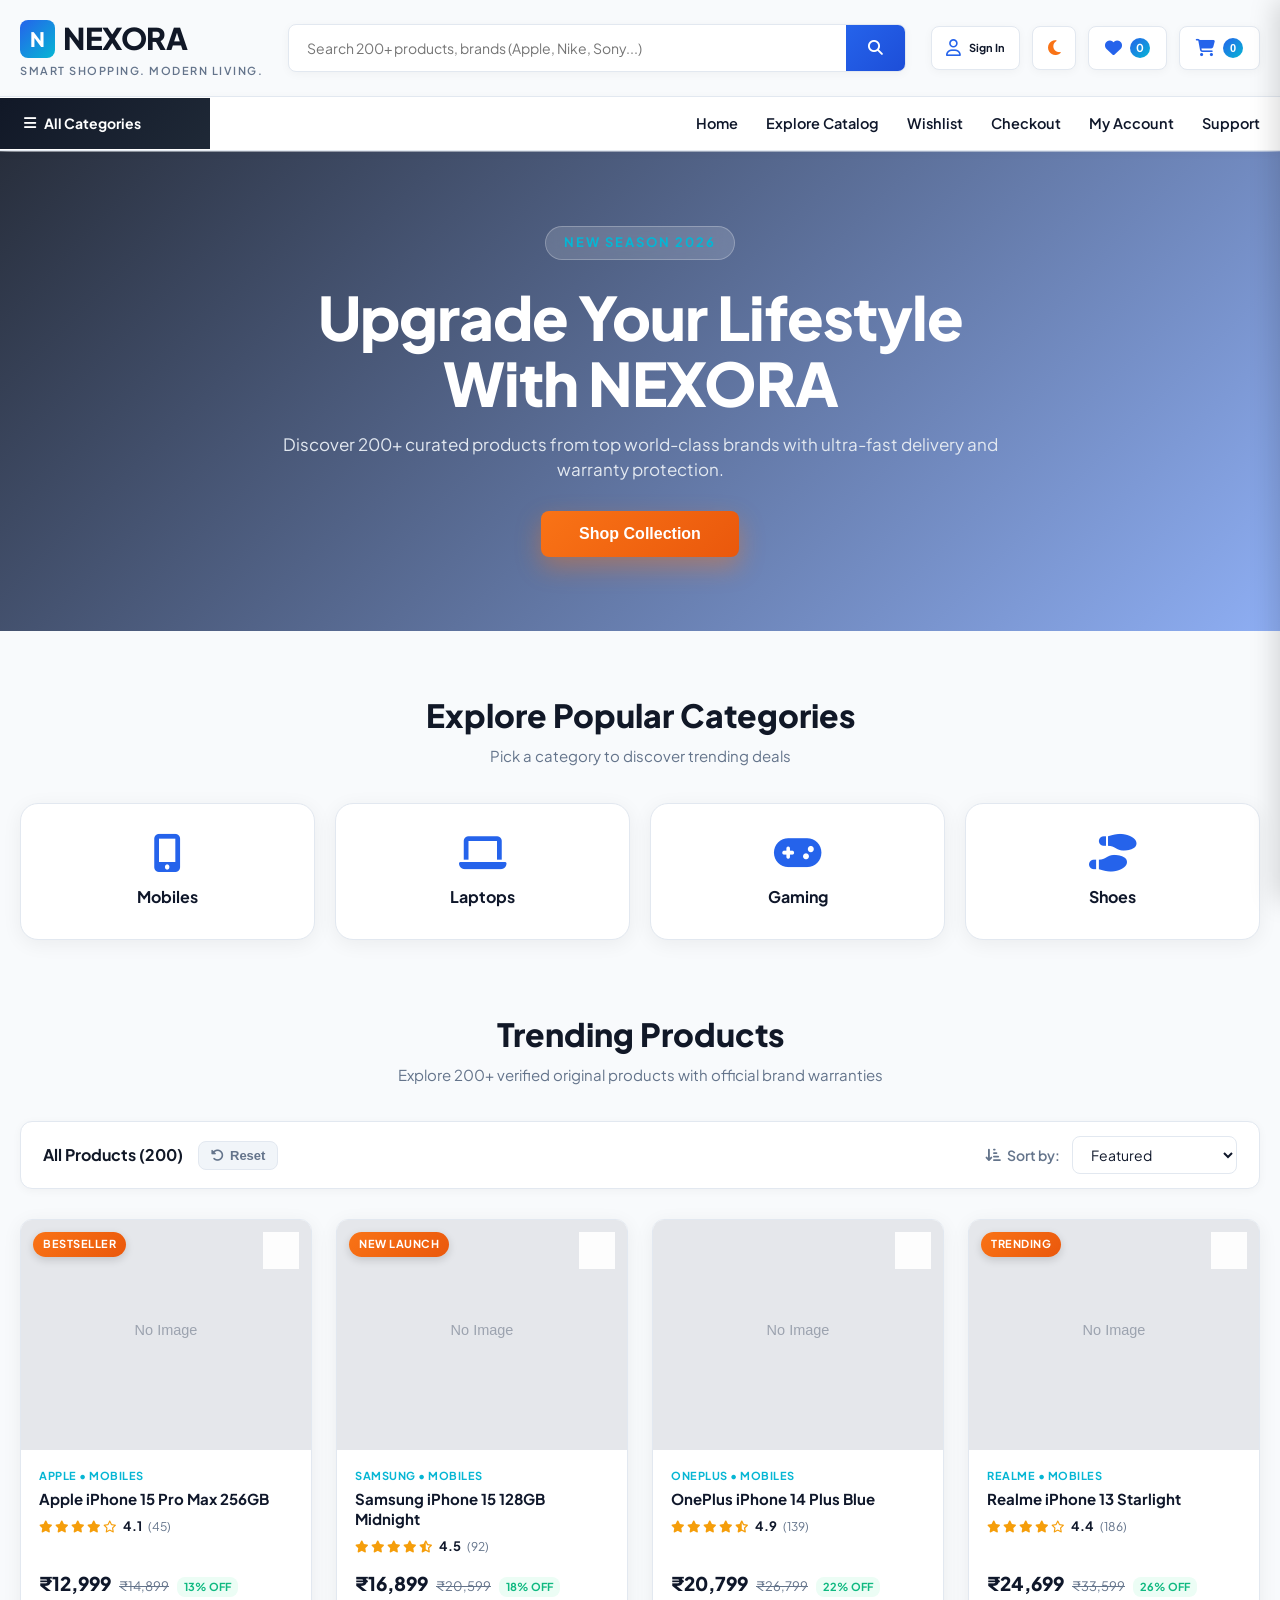
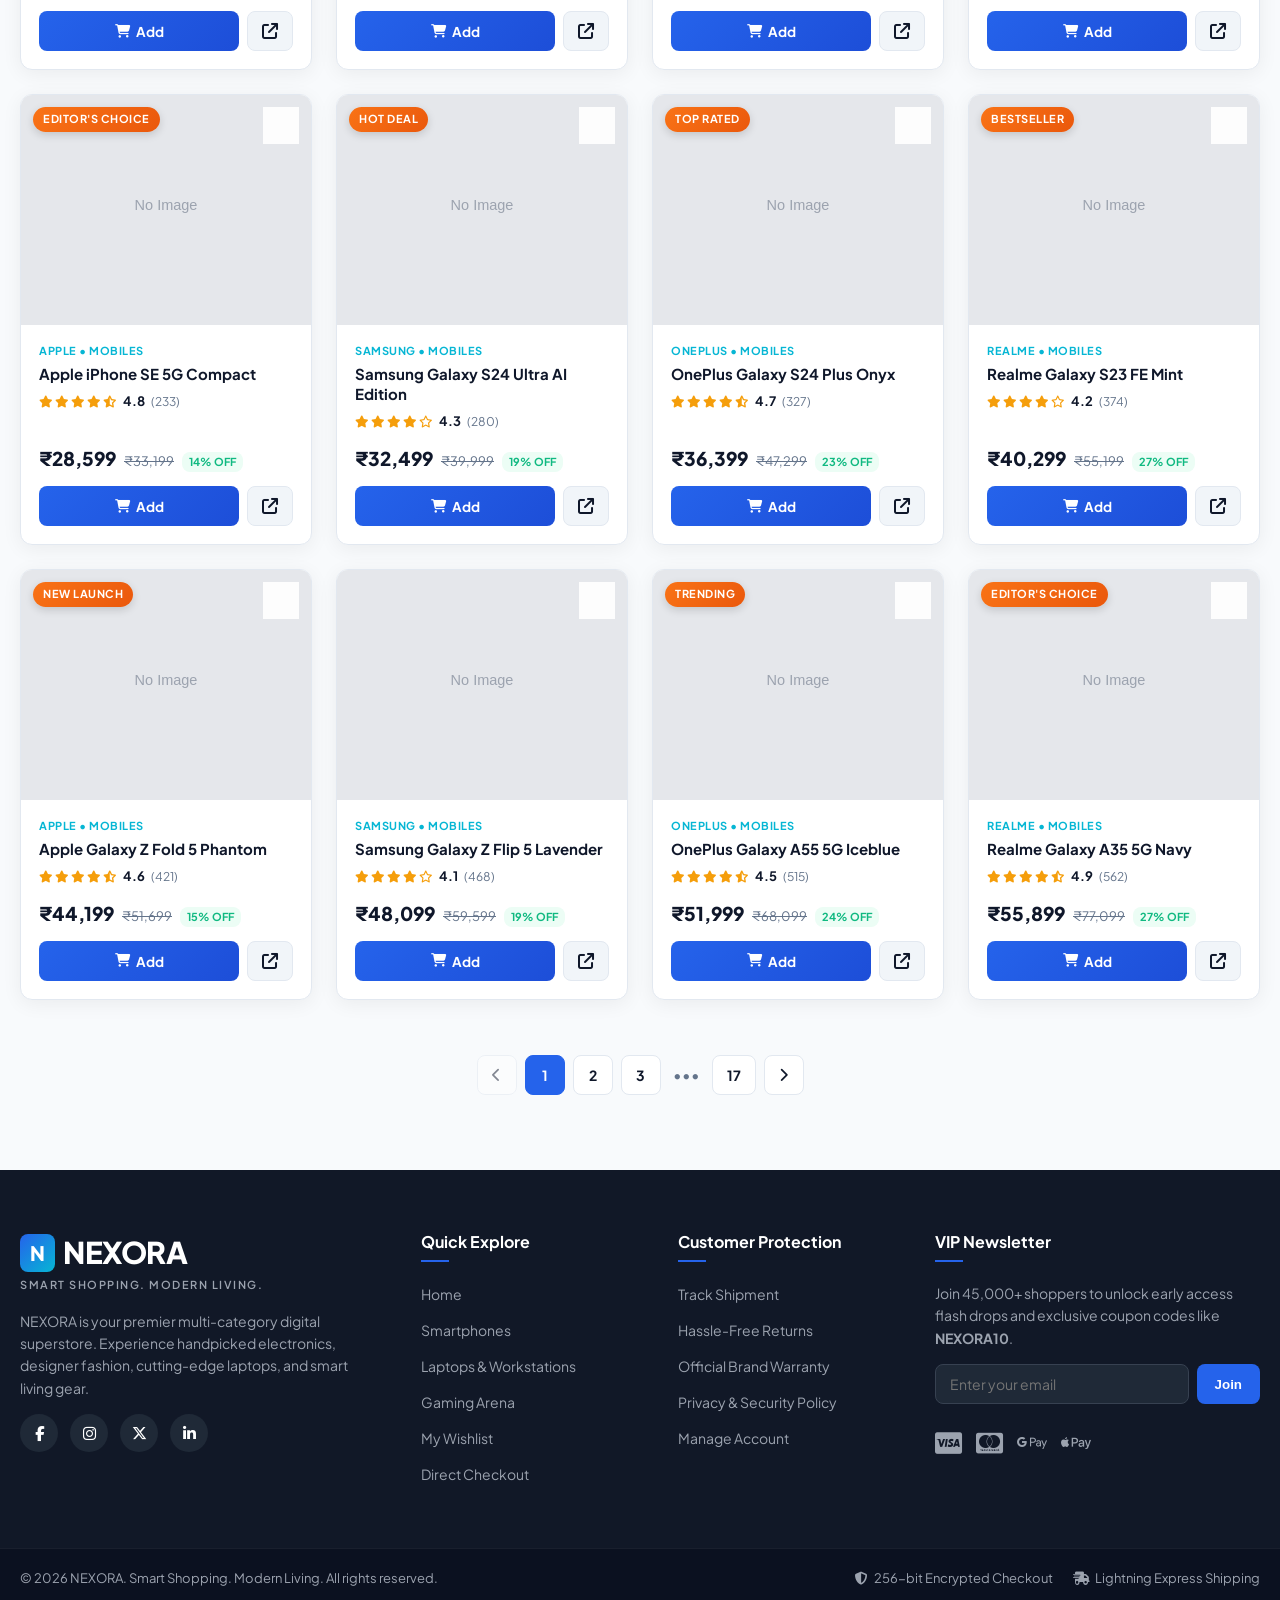
<file: index.html>
<!DOCTYPE html>
<html lang="en" data-theme="light">
<head>
    <meta charset="UTF-8">
    <meta name="viewport" content="width=device-width, initial-scale=1.0">
    <title>NEXORA | Smart Shopping. Modern Living.</title>
    <meta name="description" content="NEXORA - Smart Shopping. Modern Living. Explore 200+ curated products from world-class tech and fashion brands with express shipping.">
    <!-- Immediate theme application before stylesheets load to prevent flash -->
    <script>
        (function() {
            var theme = localStorage.getItem('nexora_theme') || 'light';
            document.documentElement.setAttribute('data-theme', theme);
        })();
    </script>
    <!-- Google Fonts: Plus Jakarta Sans for a clean luxury tech aesthetic -->
    <link rel="preconnect" href="https://fonts.googleapis.com">
    <link rel="preconnect" href="https://fonts.gstatic.com" crossorigin>
    <link href="https://fonts.googleapis.com/css2?family=Plus+Jakarta+Sans:wght@400;500;600;700;800&display=swap" rel="stylesheet">
    <!-- Font Awesome Icons -->
    <link rel="stylesheet" href="https://cdnjs.cloudflare.com/ajax/libs/font-awesome/6.7.2/css/all.min.css">
    <link href="style.css" rel="stylesheet">
    <link href="css/darkmode.css" rel="stylesheet">
</head>
<body>

    <div class="wrapper">
        <!-- Header -->
        <header class="header">
            <!-- Brand Logo -->
            <a href="index.html" class="logo arrange-left">
                <div class="logo-brand">
                    <span class="logo-badge">N</span>
                    <h2><span class="logo-name">NEXORA</span></h2>
                </div>
                <span class="logo-tagline">Smart Shopping. Modern Living.</span>
            </a>
            
            <!-- Search Bar with Live Suggestions Dropdown & History -->
            <div class="search-wrapper">
                <div class="searchbar">
                    <input type="text" id="search-input" placeholder="Search 200+ products, brands (Apple, Nike, Sony...)" autocomplete="off">
                    <button id="search-btn" aria-label="Search">
                       <i class="fa-solid fa-magnifying-glass"></i>
                    </button>
                </div>
                <div class="search-suggestions" id="search-suggestions">
                    <!-- Dynamic search suggestions, popular tags & history injected by app.js -->
                </div>
            </div>
            
            <!-- Header Action Controls -->
            <div class="selected-product">
                <!-- User Account / Auth Button -->
                <a href="pages/auth.html" class="action-btn auth-btn" id="nav-auth-btn" title="Account / Sign In">
                    <i class="fa-regular fa-user"></i>
                    <span id="nav-user-label" style="background: none; color: inherit; padding: 0; min-width: auto;">Sign In</span>
                </a>

                <!-- Dark Mode Toggle Button -->
                <button class="action-btn theme-btn" id="theme-toggle-btn" title="Toggle Dark/Light Mode" aria-label="Toggle Theme">
                    <i class="fa-solid fa-moon" id="theme-icon"></i>
                </button>

                <!-- Wishlist Button -->
                <a href="pages/wishlist.html" class="action-btn" id="wishlist-btn" title="View Wishlist" aria-label="View Wishlist">
                    <i class="fa-solid fa-heart"></i>
                    <span id="wishlist-count">0</span>
                </a>

                <!-- Cart Button -->
                <button class="action-btn" id="cart-btn" title="View Cart" aria-label="View Cart">
                    <i class="fa-solid fa-cart-shopping"></i>
                    <span id="cart-count">0</span>
                </button>
            </div>
        </header>
    </div>

    <!-- Sticky Navigation Bar with Mega Category Menu -->
    <nav class="navigation-bar">
        <div class="categories">
            <i class="fa-solid fa-bars"></i>
            <span>All Categories</span>
            <div class="mega-dropdown">
                <a href="#featured-products" data-category="Mobiles"><i class="fa-solid fa-mobile-screen-button"></i> Mobiles (30)</a>
                <a href="#featured-products" data-category="Laptops"><i class="fa-solid fa-laptop"></i> Laptops (25)</a>
                <a href="#featured-products" data-category="Fashion"><i class="fa-solid fa-shirt"></i> Fashion (30)</a>
                <a href="#featured-products" data-category="Shoes"><i class="fa-solid fa-shoe-prints"></i> Shoes (25)</a>
                <a href="#featured-products" data-category="Watches"><i class="fa-solid fa-stopwatch"></i> Watches (20)</a>
                <a href="#featured-products" data-category="Electronics"><i class="fa-solid fa-headphones"></i> Electronics (30)</a>
                <a href="#featured-products" data-category="Accessories"><i class="fa-solid fa-glasses"></i> Accessories (20)</a>
                <a href="#featured-products" data-category="Gaming"><i class="fa-solid fa-gamepad"></i> Gaming (20)</a>
            </div>
        </div>

        <div class="menu">
            <a href="index.html">Home</a>
            <a href="#featured-products">Explore Catalog</a>
            <a href="pages/wishlist.html">Wishlist</a>
            <a href="pages/checkout.html">Checkout</a>
            <a href="pages/auth.html">My Account</a>
            <a href="#footer">Support</a>
        </div>
    </nav>

    <!-- Main Content Area Wrapping Hero, Categories, Products & Recently Viewed -->
    <main>
        <!-- Hero Section Banner -->
        <section class="hero-section">
            <div class="hero-overlay">
                <div class="hero-content">
                    <span class="hero-badge">NEW SEASON 2026</span>
                    <h1>Upgrade Your Lifestyle With NEXORA</h1>
                    <p>Discover 200+ curated products from top world-class brands with ultra-fast delivery and warranty protection.</p>
                    <button type="button" id="hero-shop-btn">Shop Collection</button>
                </div>
            </div>
        </section>

        <!-- Featured Categories Quick Grid -->
        <section class="featured-categories wrapper">
            <div class="section-title">
                <h2>Explore Popular Categories</h2>
                <p class="section-subtitle">Pick a category to discover trending deals</p>
            </div>

            <div class="category-container">
                <div class="category-card" data-category="Mobiles">
                    <i class="fa-solid fa-mobile-screen-button"></i>
                    <h3>Mobiles</h3>
                </div>

                <div class="category-card" data-category="Laptops">
                    <i class="fa-solid fa-laptop"></i>
                    <h3>Laptops</h3>
                </div>

                <div class="category-card" data-category="Gaming">
                    <i class="fa-solid fa-gamepad"></i>
                    <h3>Gaming</h3>
                </div>

                <div class="category-card" data-category="Shoes">
                    <i class="fa-solid fa-shoe-prints"></i>
                    <h3>Shoes</h3>
                </div>
            </div>
        </section>

        <!-- Featured Products Section -->
        <section class="featured-products wrapper" id="featured-products">
            <div class="section-title">
                <h2>Trending Products</h2>
                <p class="section-subtitle">Explore 200+ verified original products with official brand warranties</p>
            </div>

            <!-- Filter & Sorting Control Bar -->
            <div class="product-toolbar">
                <div class="toolbar-left">
                    <span id="active-category-label">All Products (200)</span>
                    <button id="reset-filter-btn" class="reset-filter-btn" title="Reset all filters">
                        <i class="fa-solid fa-rotate-left"></i> Reset
                    </button>
                </div>
                <div class="toolbar-right">
                    <label for="sort-select"><i class="fa-solid fa-arrow-down-short-wide"></i> Sort by:</label>
                    <select id="sort-select">
                        <option value="default">Featured</option>
                        <option value="price-low-high">Price: Low to High</option>
                        <option value="price-high-low">Price: High to Low</option>
                        <option value="rating-high-low">Highest Rated</option>
                    </select>
                </div>
            </div>

            <!-- Dynamic Product Container (Injected by JS with Skeleton Shimmer) -->
            <div class="product-container" id="product-container">
                <!-- Shimmer skeleton loaders appear here initially -->
            </div>

            <!-- Pagination Controls Bar -->
            <div class="pagination-container" id="pagination-container">
                <!-- Dynamic page numbers injected by app.js -->
            </div>
        </section>

        <!-- Recently Viewed Section on Homepage -->
        <section class="featured-products wrapper" id="home-recently-viewed-section" style="display: none; margin-top: 30px;">
            <div class="section-title">
                <h2>Recently Viewed Products</h2>
                <p class="section-subtitle">Pick up right where you left off</p>
            </div>
            <div class="product-container" id="home-recently-viewed-container"></div>
        </section>
    </main>

    <!-- Modern Multi-Column Footer -->
    <footer class="footer" id="footer">
        <div class="wrapper footer-container">
            <div class="footer-col brand-col">
                <div class="logo">
                    <div class="logo-brand">
                        <span class="logo-badge">N</span>
                        <h2><span class="logo-name" style="color: white;">NEXORA</span></h2>
                    </div>
                    <span class="logo-tagline" style="color: #9ca3af;">Smart Shopping. Modern Living.</span>
                </div>
                <p>NEXORA is your premier multi-category digital superstore. Experience handpicked electronics, designer fashion, cutting-edge laptops, and smart living gear.</p>
                <div class="social-links">
                    <a href="#" aria-label="Facebook"><i class="fa-brands fa-facebook-f"></i></a>
                    <a href="#" aria-label="Instagram"><i class="fa-brands fa-instagram"></i></a>
                    <a href="#" aria-label="Twitter"><i class="fa-brands fa-x-twitter"></i></a>
                    <a href="#" aria-label="LinkedIn"><i class="fa-brands fa-linkedin-in"></i></a>
                </div>
            </div>

            <div class="footer-col">
                <h3>Quick Explore</h3>
                <ul>
                    <li><a href="index.html">Home</a></li>
                    <li><a href="#featured-products" data-category="Mobiles">Smartphones</a></li>
                    <li><a href="#featured-products" data-category="Laptops">Laptops & Workstations</a></li>
                    <li><a href="#featured-products" data-category="Gaming">Gaming Arena</a></li>
                    <li><a href="pages/wishlist.html">My Wishlist</a></li>
                    <li><a href="pages/checkout.html">Direct Checkout</a></li>
                </ul>
            </div>

            <div class="footer-col">
                <h3>Customer Protection</h3>
                <ul>
                    <li><a href="#">Track Shipment</a></li>
                    <li><a href="#">Hassle-Free Returns</a></li>
                    <li><a href="#">Official Brand Warranty</a></li>
                    <li><a href="#">Privacy & Security Policy</a></li>
                    <li><a href="pages/auth.html">Manage Account</a></li>
                </ul>
            </div>

            <div class="footer-col">
                <h3>VIP Newsletter</h3>
                <p>Join 45,000+ shoppers to unlock early access flash drops and exclusive coupon codes like <strong>NEXORA10</strong>.</p>
                <form class="newsletter-form" onsubmit="event.preventDefault(); showToast('Subscribed to NEXORA VIP newsletter!'); this.reset();">
                    <input type="email" placeholder="Enter your email" required>
                    <button type="submit">Join</button>
                </form>
                <div class="payment-methods">
                    <span><i class="fa-brands fa-cc-visa"></i></span>
                    <span><i class="fa-brands fa-cc-mastercard"></i></span>
                    <span><i class="fa-brands fa-google-pay"></i></span>
                    <span><i class="fa-brands fa-apple-pay"></i></span>
                </div>
            </div>
        </div>

        <div class="footer-bottom">
            <div class="wrapper footer-bottom-content">
                <p>&copy; 2026 NEXORA. Smart Shopping. Modern Living. All rights reserved.</p>
                <div class="footer-badges">
                    <span><i class="fa-solid fa-shield-halved"></i> 256-bit Encrypted Checkout</span>
                    <span><i class="fa-solid fa-truck-fast"></i> Lightning Express Shipping</span>
                </div>
            </div>
        </div>
    </footer>

    <!-- Slide-Over Cart Drawer -->
    <div class="cart-overlay" id="cart-overlay"></div>
    <aside class="cart-drawer" id="cart-drawer">
        <div class="cart-header">
            <h3><i class="fa-solid fa-cart-shopping"></i> Shopping Cart</h3>
            <button id="close-cart-btn" aria-label="Close cart">&times;</button>
        </div>

        <div class="cart-items" id="cart-items">
            <!-- Dynamic Cart Items injected by JS -->
        </div>

        <div class="cart-footer">
            <div class="cart-summary-row">
                <span>Shipping</span>
                <span class="free-shipping-tag">FREE</span>
            </div>
            <div class="cart-summary-row total-row">
                <span>Total Amount:</span>
                <span id="cart-total" class="total-price">₹0</span>
            </div>
            <a href="pages/checkout.html" class="checkout-btn">
                Proceed to Checkout <i class="fa-solid fa-arrow-right"></i>
            </a>
        </div>
    </aside>

    <!-- Product Quick View Modal -->
    <div class="modal" id="product-modal">
        <div class="modal-box product-detail-box">
            <button id="close-product-modal-btn" class="modal-close">&times;</button>
            <div id="modal-product-content">
                <!-- Injected by openProductModal(productId) -->
            </div>
        </div>
    </div>

    <!-- Toast Notifications Container -->
    <div class="toast-container" id="toast-container"></div>

    <!-- Core Scripts -->
    <script src="products.js"></script>
    <script src="app.js"></script>
</body>
</html>
</file>
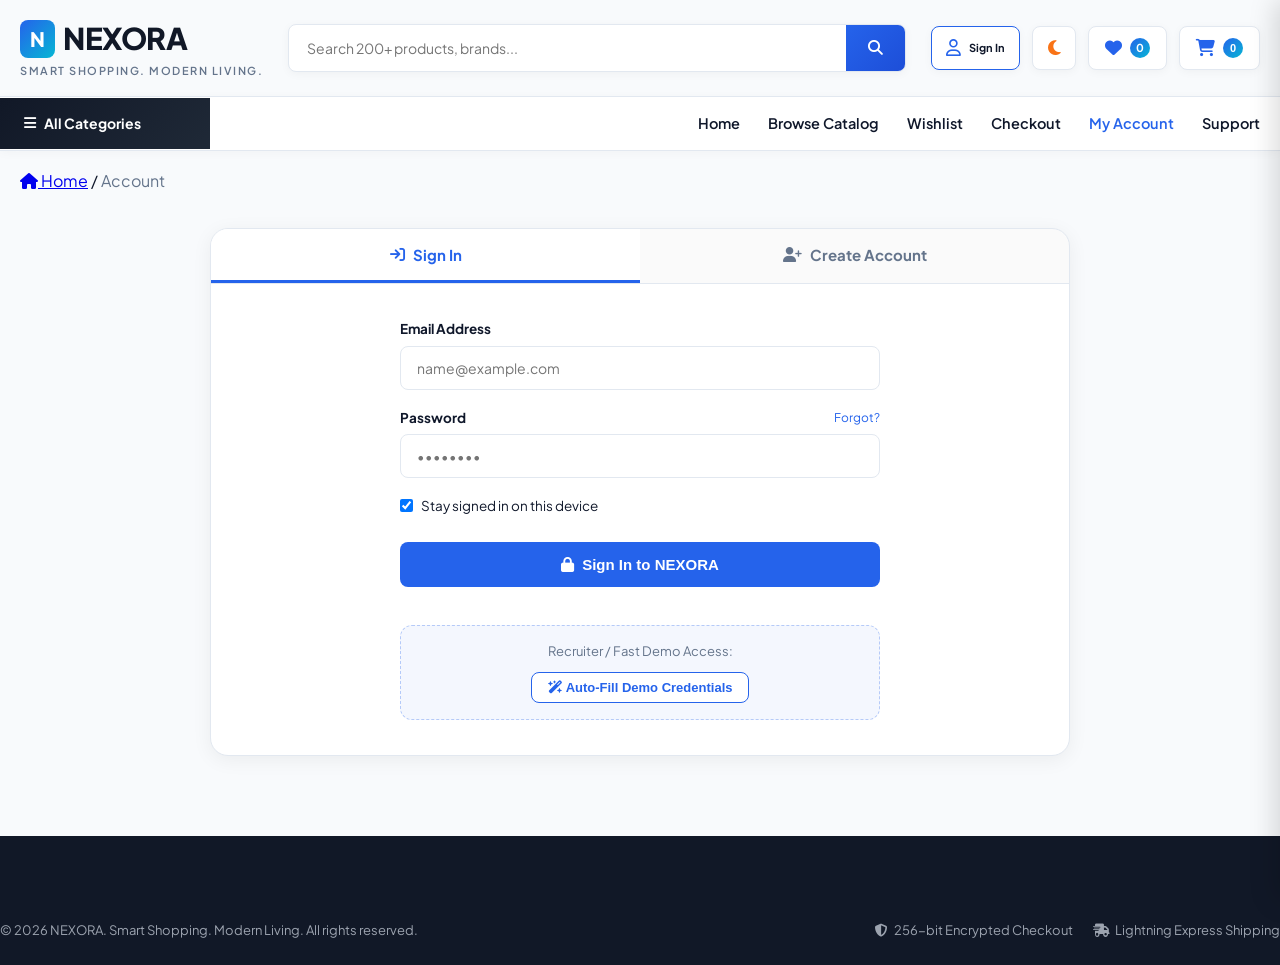
<file: pages/auth.html>
<!DOCTYPE html>
<html lang="en" data-theme="light">
<head>
    <meta charset="UTF-8">
    <meta name="viewport" content="width=device-width, initial-scale=1.0">
    <title>My Account & Orders | NEXORA</title>
    <meta name="description" content="Sign in to your NEXORA account, track your orders, view wishlist items and manage your delivery addresses.">
    <!-- Immediate theme application before stylesheets load to prevent flash -->
    <script>
        (function() {
            var theme = localStorage.getItem('nexora_theme') || 'light';
            document.documentElement.setAttribute('data-theme', theme);
        })();
    </script>
    <!-- Google Fonts -->
    <link rel="preconnect" href="https://fonts.googleapis.com">
    <link rel="preconnect" href="https://fonts.gstatic.com" crossorigin>
    <link href="https://fonts.googleapis.com/css2?family=Plus+Jakarta+Sans:wght@400;500;600;700;800&display=swap" rel="stylesheet">
    <!-- Font Awesome Icons -->
    <link rel="stylesheet" href="https://cdnjs.cloudflare.com/ajax/libs/font-awesome/6.7.2/css/all.min.css">
    <!-- Stylesheets -->
    <link href="../style.css" rel="stylesheet">
    <link href="../css/darkmode.css" rel="stylesheet">
    <style>
        /* Modern Account & Auth Styles */
        .auth-wrapper {
            max-width: 900px;
            margin: 35px auto 60px;
        }

        .auth-card {
            background: var(--surface-white);
            border: 1px solid var(--border-color);
            border-radius: var(--radius-lg);
            box-shadow: var(--shadow-card);
            overflow: hidden;
            transition: var(--transition);
        }

        .auth-tabs {
            display: flex;
            border-bottom: 1px solid var(--border-color);
            background: rgba(0, 0, 0, 0.02);
        }

        .auth-tab-btn {
            flex: 1;
            padding: 16px 20px;
            background: none;
            border: none;
            font-family: inherit;
            font-size: 15px;
            font-weight: 700;
            color: var(--text-muted);
            cursor: pointer;
            transition: var(--transition);
            display: flex;
            align-items: center;
            justify-content: center;
            gap: 8px;
            border-bottom: 3px solid transparent;
        }

        .auth-tab-btn.active {
            color: var(--primary-color);
            background: var(--surface-white);
            border-bottom-color: var(--primary-color);
        }

        .auth-body {
            padding: 35px 40px;
        }

        .auth-form {
            display: flex;
            flex-direction: column;
            gap: 18px;
            max-width: 480px;
            margin: 0 auto;
        }

        .auth-form .form-group {
            display: flex;
            flex-direction: column;
            gap: 6px;
        }

        .auth-form label {
            font-size: 13.5px;
            font-weight: 700;
            color: var(--text-main);
        }

        .auth-form input {
            padding: 12px 16px;
            border: 1px solid var(--border-color);
            border-radius: var(--radius-sm);
            background: var(--surface-white);
            color: var(--text-main);
            font-family: inherit;
            font-size: 14px;
            outline: none;
            transition: var(--transition);
        }

        .auth-form input:focus {
            border-color: var(--primary-color);
            box-shadow: 0 0 0 3px rgba(37, 99, 235, 0.15);
        }

        .auth-btn-primary {
            padding: 14px;
            background: var(--primary-color);
            color: white;
            border: none;
            border-radius: var(--radius-sm);
            font-size: 15px;
            font-weight: 700;
            cursor: pointer;
            transition: var(--transition);
            display: flex;
            align-items: center;
            justify-content: center;
            gap: 8px;
            margin-top: 8px;
        }

        .auth-btn-primary:hover {
            background: var(--primary-hover);
            transform: translateY(-1px);
        }

        .demo-auth-box {
            background: rgba(37, 99, 235, 0.05);
            border: 1px dashed rgba(37, 99, 235, 0.3);
            border-radius: var(--radius-md);
            padding: 16px;
            text-align: center;
            margin-top: 20px;
        }

        .demo-auth-box p {
            font-size: 13px;
            color: var(--text-muted);
            margin-bottom: 10px;
        }

        .demo-fill-btn {
            background: var(--surface-white);
            border: 1px solid var(--primary-color);
            color: var(--primary-color);
            font-weight: 700;
            font-size: 13px;
            padding: 7px 16px;
            border-radius: var(--radius-sm);
            cursor: pointer;
            transition: var(--transition);
        }

        .demo-fill-btn:hover {
            background: var(--primary-color);
            color: white;
        }

        /* Profile & Orders Dashboard View */
        .profile-header {
            display: flex;
            align-items: center;
            gap: 20px;
            padding: 30px;
            background: linear-gradient(135deg, rgba(37,99,235,0.08) 0%, rgba(14,165,233,0.08) 100%);
            border-bottom: 1px solid var(--border-color);
        }

        .profile-avatar {
            width: 72px;
            height: 72px;
            border-radius: 50%;
            background: var(--primary-color);
            color: white;
            font-size: 26px;
            font-weight: 800;
            display: flex;
            align-items: center;
            justify-content: center;
            box-shadow: 0 4px 12px rgba(37, 99, 235, 0.25);
        }

        .profile-info {
            flex: 1;
        }

        .profile-info h2 {
            font-size: 22px;
            font-weight: 800;
            color: var(--text-main);
            margin-bottom: 4px;
        }

        .profile-info p {
            font-size: 13.5px;
            color: var(--text-muted);
        }

        .profile-stats-row {
            display: grid;
            grid-template-columns: repeat(3, 1fr);
            gap: 16px;
            padding: 24px 30px;
            border-bottom: 1px solid var(--border-color);
            background: var(--surface-white);
        }

        .stat-card {
            background: rgba(0, 0, 0, 0.02);
            border: 1px solid var(--border-color);
            border-radius: var(--radius-md);
            padding: 18px;
            text-align: center;
        }

        .stat-card-number {
            font-size: 24px;
            font-weight: 800;
            color: var(--primary-color);
        }

        .stat-card-label {
            font-size: 12.5px;
            font-weight: 600;
            color: var(--text-muted);
            margin-top: 4px;
        }

        .profile-orders-section {
            padding: 30px;
        }

        .profile-orders-section h3 {
            font-size: 18px;
            font-weight: 800;
            color: var(--text-main);
            margin-bottom: 20px;
            display: flex;
            align-items: center;
            gap: 10px;
        }

        .order-card-item {
            border: 1px solid var(--border-color);
            border-radius: var(--radius-md);
            margin-bottom: 18px;
            background: var(--surface-white);
            overflow: hidden;
            box-shadow: 0 2px 6px rgba(0,0,0,0.03);
        }

        .order-card-header {
            display: flex;
            justify-content: space-between;
            align-items: center;
            padding: 14px 18px;
            background: rgba(0, 0, 0, 0.02);
            border-bottom: 1px solid var(--border-color);
            font-size: 13.5px;
        }

        .order-card-body {
            padding: 18px;
            display: flex;
            flex-direction: column;
            gap: 12px;
        }

        .order-product-mini {
            display: flex;
            align-items: center;
            gap: 14px;
        }

        .order-product-mini img {
            width: 48px;
            height: 48px;
            border-radius: 6px;
            object-fit: cover;
            background: #f1f5f9;
        }

        @media (max-width: 650px) {
            .profile-header {
                flex-direction: column;
                text-align: center;
            }
            .profile-stats-row {
                grid-template-columns: 1fr;
            }
            .auth-body {
                padding: 25px 20px;
            }
        }
    </style>
</head>
<body>

    <!-- Header -->
    <div class="wrapper">
        <header class="header">
            <a href="../index.html" class="logo arrange-left">
                <div class="logo-brand">
                    <span class="logo-badge">N</span>
                    <h2><span class="logo-name">NEXORA</span></h2>
                </div>
                <span class="logo-tagline">Smart Shopping. Modern Living.</span>
            </a>
            
            <div class="search-wrapper">
                <div class="searchbar">
                    <input type="text" id="auth-search-input" placeholder="Search 200+ products, brands..." autocomplete="off">
                    <button id="auth-search-btn" aria-label="Search">
                       <i class="fa-solid fa-magnifying-glass"></i>
                    </button>
                </div>
            </div>
            
            <div class="selected-product">
                <a href="auth.html" class="action-btn auth-btn" id="nav-auth-btn" title="Account" style="border-color: var(--primary-color);">
                    <i class="fa-regular fa-user" style="color: var(--primary-color);"></i>
                    <span id="nav-user-label" style="background: none; color: inherit; padding: 0; min-width: auto;">Sign In</span>
                </a>
                <button class="action-btn theme-btn" id="theme-toggle-btn" title="Toggle Dark/Light Mode" aria-label="Toggle Theme">
                    <i class="fa-solid fa-moon" id="theme-icon"></i>
                </button>
                <a href="wishlist.html" class="action-btn" id="wishlist-btn" title="View Wishlist" aria-label="View Wishlist">
                    <i class="fa-solid fa-heart"></i>
                    <span id="wishlist-count">0</span>
                </a>
                <button class="action-btn" id="cart-btn" title="View Cart" aria-label="View Cart">
                    <i class="fa-solid fa-cart-shopping"></i>
                    <span id="cart-count">0</span>
                </button>
            </div>
        </header>
    </div>

    <!-- Navigation Bar -->
    <nav class="navigation-bar">
        <div class="categories">
            <i class="fa-solid fa-bars"></i>
            <span>All Categories</span>
            <div class="mega-dropdown">
                <a href="../index.html#featured-products" data-category="Mobiles"><i class="fa-solid fa-mobile-screen-button"></i> Mobiles</a>
                <a href="../index.html#featured-products" data-category="Laptops"><i class="fa-solid fa-laptop"></i> Laptops</a>
                <a href="../index.html#featured-products" data-category="Fashion"><i class="fa-solid fa-shirt"></i> Fashion</a>
                <a href="../index.html#featured-products" data-category="Shoes"><i class="fa-solid fa-shoe-prints"></i> Shoes</a>
                <a href="../index.html#featured-products" data-category="Watches"><i class="fa-solid fa-stopwatch"></i> Watches</a>
                <a href="../index.html#featured-products" data-category="Electronics"><i class="fa-solid fa-headphones"></i> Electronics</a>
                <a href="../index.html#featured-products" data-category="Accessories"><i class="fa-solid fa-glasses"></i> Accessories</a>
                <a href="../index.html#featured-products" data-category="Gaming"><i class="fa-solid fa-gamepad"></i> Gaming</a>
            </div>
        </div>

        <div class="menu">
            <a href="../index.html">Home</a>
            <a href="../index.html#featured-products">Browse Catalog</a>
            <a href="wishlist.html">Wishlist</a>
            <a href="checkout.html">Checkout</a>
            <a href="auth.html" style="color: var(--primary-color);">My Account</a>
            <a href="#footer">Support</a>
        </div>
    </nav>

    <!-- Breadcrumb -->
    <div class="wrapper">
        <div class="breadcrumb" style="margin-top: 18px; margin-bottom: 5px;">
            <a href="../index.html"><i class="fa-solid fa-house"></i> Home</a>
            <span>/</span>
            <span style="color: var(--text-muted);">Account</span>
        </div>
    </div>

    <!-- Main Auth / Profile Content -->
    <main class="wrapper auth-wrapper" id="auth-main-container">
        <!-- Injected dynamically by auth.js -->
    </main>

    <!-- Slide-Over Cart Drawer -->
    <div class="cart-overlay" id="cart-overlay"></div>
    <aside class="cart-drawer" id="cart-drawer">
        <div class="cart-header">
            <h3><i class="fa-solid fa-cart-shopping"></i> Shopping Cart</h3>
            <button id="close-cart-btn" aria-label="Close cart">&times;</button>
        </div>
        <div class="cart-items" id="cart-items"></div>
        <div class="cart-footer">
            <div class="cart-summary-row">
                <span>Shipping</span>
                <span class="free-shipping-tag">FREE</span>
            </div>
            <div class="cart-summary-row total-row">
                <span>Total Amount:</span>
                <span id="cart-total" class="total-price">₹0</span>
            </div>
            <a href="checkout.html" class="checkout-btn">
                Proceed to Checkout <i class="fa-solid fa-arrow-right"></i>
            </a>
        </div>
    </aside>

    <!-- Toast Notifications Container -->
    <div class="toast-container" id="toast-container" aria-live="polite"></div>

    <!-- Modern Footer -->
    <footer class="footer" id="footer" style="margin-top: 80px;">
        <div class="wrapper footer-bottom-content" style="padding: 25px 0;">
            <p>&copy; 2026 NEXORA. Smart Shopping. Modern Living. All rights reserved.</p>
            <div class="footer-badges">
                <span><i class="fa-solid fa-shield-halved"></i> 256-bit Encrypted Checkout</span>
                <span><i class="fa-solid fa-truck-fast"></i> Lightning Express Shipping</span>
            </div>
        </div>
    </footer>

    <!-- Scripts -->
    <script src="../products.js"></script>
    <script src="../js/auth.js"></script>
</body>
</html>
</file>
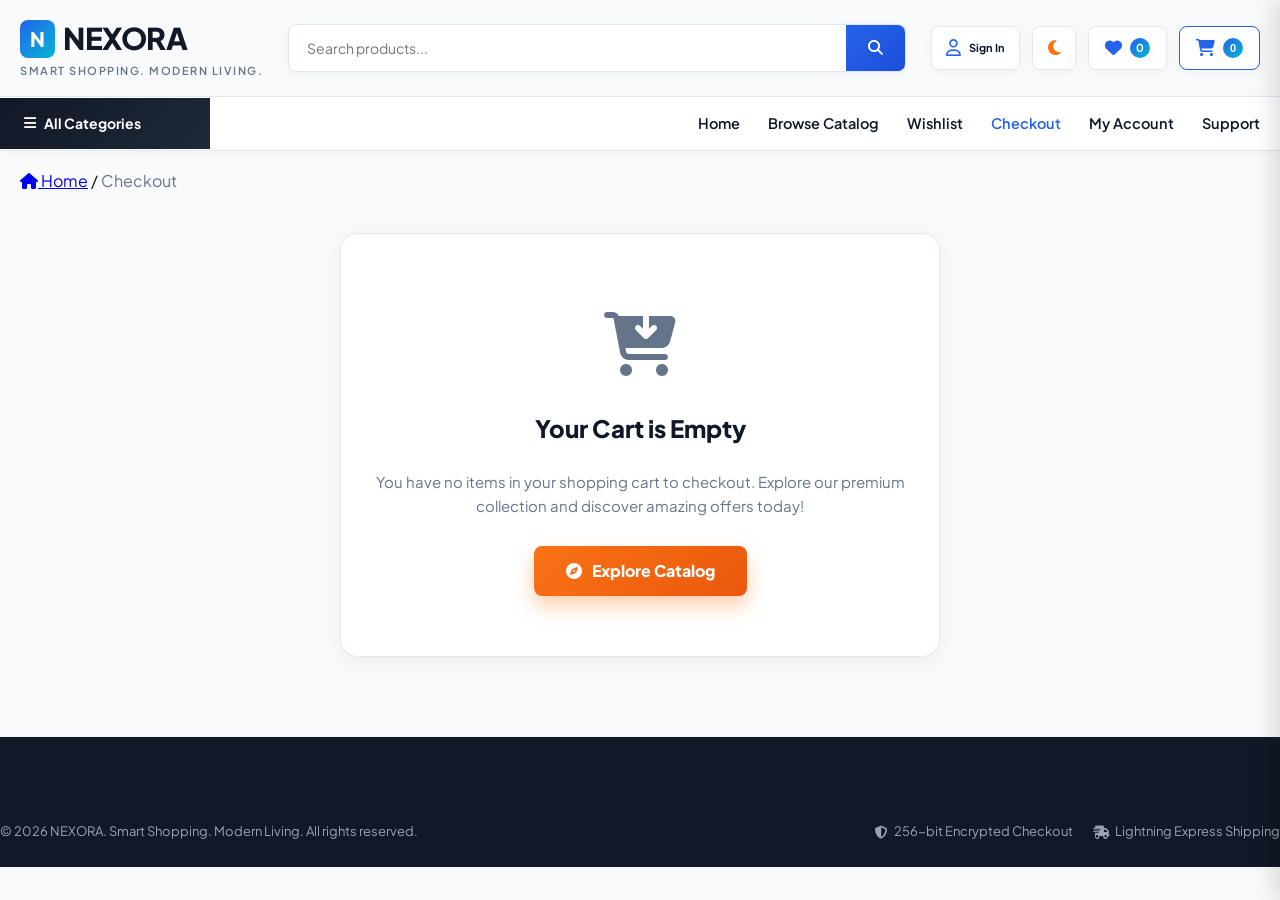
<file: pages/checkout.html>
<!DOCTYPE html>
<html lang="en" data-theme="light">
<head>
    <meta charset="UTF-8">
    <meta name="viewport" content="width=device-width, initial-scale=1.0">
    <title>Secure Checkout | NEXORA</title>
    <meta name="description" content="Complete your purchase securely on NEXORA. Enjoy fast shipping, GST invoices, discount coupons and safe payment options.">
    <!-- Immediate theme application before stylesheets load to prevent flash -->
    <script>
        (function() {
            var theme = localStorage.getItem('nexora_theme') || 'light';
            document.documentElement.setAttribute('data-theme', theme);
        })();
    </script>
    <!-- Google Fonts -->
    <link rel="preconnect" href="https://fonts.googleapis.com">
    <link rel="preconnect" href="https://fonts.gstatic.com" crossorigin>
    <link href="https://fonts.googleapis.com/css2?family=Plus+Jakarta+Sans:wght@400;500;600;700;800&display=swap" rel="stylesheet">
    <!-- Font Awesome Icons -->
    <link rel="stylesheet" href="https://cdnjs.cloudflare.com/ajax/libs/font-awesome/6.7.2/css/all.min.css">
    <!-- Stylesheets -->
    <link href="../style.css" rel="stylesheet">
    <link href="../css/darkmode.css" rel="stylesheet">
    <link href="../css/checkout.css" rel="stylesheet">
</head>
<body>

    <!-- Header -->
    <div class="wrapper">
        <header class="header">
            <a href="../index.html" class="logo arrange-left">
                <div class="logo-brand">
                    <span class="logo-badge">N</span>
                    <h2><span class="logo-name">NEXORA</span></h2>
                </div>
                <span class="logo-tagline">Smart Shopping. Modern Living.</span>
            </a>
            
            <div class="search-wrapper">
                <div class="searchbar">
                    <input type="text" id="checkout-search-input" placeholder="Search products..." autocomplete="off">
                    <button id="checkout-search-btn" aria-label="Search">
                       <i class="fa-solid fa-magnifying-glass"></i>
                    </button>
                </div>
            </div>
            
            <div class="selected-product">
                <a href="auth.html" class="action-btn auth-btn" id="nav-auth-btn" title="Account">
                    <i class="fa-regular fa-user"></i>
                    <span id="nav-user-label" style="background: none; color: inherit; padding: 0; min-width: auto;">Sign In</span>
                </a>
                <button class="action-btn theme-btn" id="theme-toggle-btn" title="Toggle Dark/Light Mode" aria-label="Toggle Theme">
                    <i class="fa-solid fa-moon" id="theme-icon"></i>
                </button>
                <a href="wishlist.html" class="action-btn" id="wishlist-btn" title="View Wishlist" aria-label="View Wishlist">
                    <i class="fa-solid fa-heart"></i>
                    <span id="wishlist-count">0</span>
                </a>
                <button class="action-btn" id="cart-btn" title="View Cart" aria-label="View Cart" style="border-color: var(--primary-color);">
                    <i class="fa-solid fa-cart-shopping"></i>
                    <span id="cart-count">0</span>
                </button>
            </div>
        </header>
    </div>

    <!-- Navigation Bar -->
    <nav class="navigation-bar">
        <div class="categories">
            <i class="fa-solid fa-bars"></i>
            <span>All Categories</span>
            <div class="mega-dropdown">
                <a href="../index.html#featured-products" data-category="Mobiles"><i class="fa-solid fa-mobile-screen-button"></i> Mobiles</a>
                <a href="../index.html#featured-products" data-category="Laptops"><i class="fa-solid fa-laptop"></i> Laptops</a>
                <a href="../index.html#featured-products" data-category="Fashion"><i class="fa-solid fa-shirt"></i> Fashion</a>
                <a href="../index.html#featured-products" data-category="Shoes"><i class="fa-solid fa-shoe-prints"></i> Shoes</a>
                <a href="../index.html#featured-products" data-category="Watches"><i class="fa-solid fa-stopwatch"></i> Watches</a>
                <a href="../index.html#featured-products" data-category="Electronics"><i class="fa-solid fa-headphones"></i> Electronics</a>
                <a href="../index.html#featured-products" data-category="Accessories"><i class="fa-solid fa-glasses"></i> Accessories</a>
                <a href="../index.html#featured-products" data-category="Gaming"><i class="fa-solid fa-gamepad"></i> Gaming</a>
            </div>
        </div>

        <div class="menu">
            <a href="../index.html">Home</a>
            <a href="../index.html#featured-products">Browse Catalog</a>
            <a href="wishlist.html">Wishlist</a>
            <a href="checkout.html" style="color: var(--primary-color);">Checkout</a>
            <a href="auth.html">My Account</a>
            <a href="#footer">Support</a>
        </div>
    </nav>

    <!-- Breadcrumb -->
    <div class="wrapper">
        <div class="breadcrumb" style="margin-top: 18px; margin-bottom: 5px;">
            <a href="../index.html"><i class="fa-solid fa-house"></i> Home</a>
            <span>/</span>
            <span style="color: var(--text-muted);">Checkout</span>
        </div>
    </div>

    <!-- Main Checkout Content -->
    <main class="wrapper" id="checkout-main-content">
        <!-- Rendered by checkout.js: either empty cart state or checkout grid -->
        <div id="checkout-container"></div>
    </main>

    <!-- Slide-Over Cart Drawer -->
    <div class="cart-overlay" id="cart-overlay"></div>
    <aside class="cart-drawer" id="cart-drawer">
        <div class="cart-header">
            <h3><i class="fa-solid fa-cart-shopping"></i> Shopping Cart</h3>
            <button id="close-cart-btn" aria-label="Close cart">&times;</button>
        </div>
        <div class="cart-items" id="cart-items"></div>
        <div class="cart-footer">
            <div class="cart-summary-row">
                <span>Shipping</span>
                <span class="free-shipping-tag">FREE</span>
            </div>
            <div class="cart-summary-row total-row">
                <span>Total Amount:</span>
                <span id="cart-total" class="total-price">₹0</span>
            </div>
            <a href="checkout.html" class="checkout-btn">
                Proceed to Checkout <i class="fa-solid fa-arrow-right"></i>
            </a>
        </div>
    </aside>

    <!-- Toast Notifications Container -->
    <div class="toast-container" id="toast-container" aria-live="polite"></div>

    <!-- Order Success Overlay Modal -->
    <div class="order-success-overlay" id="order-success-modal" role="dialog" aria-modal="true" aria-labelledby="order-success-title">
        <div class="order-success-card">
            <div class="order-success-icon">
                <i class="fa-solid fa-check"></i>
            </div>
            <h2 id="order-success-title">Order Placed Successfully!</h2>
            <p style="color: var(--text-muted); font-size: 14.5px; margin-top: 6px;">Thank you for shopping with NEXORA! A confirmation email and tracking link have been dispatched.</p>
            
            <div class="order-meta-box" id="order-success-details">
                <!-- Injected dynamically by checkout.js -->
            </div>

            <div style="display: flex; gap: 12px; justify-content: center; margin-top: 25px;">
                <a href="../index.html" class="place-order-btn" style="text-decoration: none; flex: 1; padding: 13px 20px; font-size: 14px;">
                    <i class="fa-solid fa-bag-shopping"></i> Continue Shopping
                </a>
                <a href="auth.html" class="action-btn" style="text-decoration: none; flex: 1; justify-content: center; height: auto; padding: 13px 20px; border: 1px solid var(--border-color); font-weight: 700; color: var(--text-main); font-size: 14px;">
                    <i class="fa-solid fa-receipt"></i> View Orders
                </a>
            </div>
        </div>
    </div>

    <!-- Modern Footer -->
    <footer class="footer" id="footer" style="margin-top: 80px;">
        <div class="wrapper footer-bottom-content" style="padding: 25px 0;">
            <p>&copy; 2026 NEXORA. Smart Shopping. Modern Living. All rights reserved.</p>
            <div class="footer-badges">
                <span><i class="fa-solid fa-shield-halved"></i> 256-bit Encrypted Checkout</span>
                <span><i class="fa-solid fa-truck-fast"></i> Lightning Express Shipping</span>
            </div>
        </div>
    </footer>

    <!-- Scripts -->
    <script src="../products.js"></script>
    <script src="../js/checkout.js"></script>
</body>
</html>
</file>
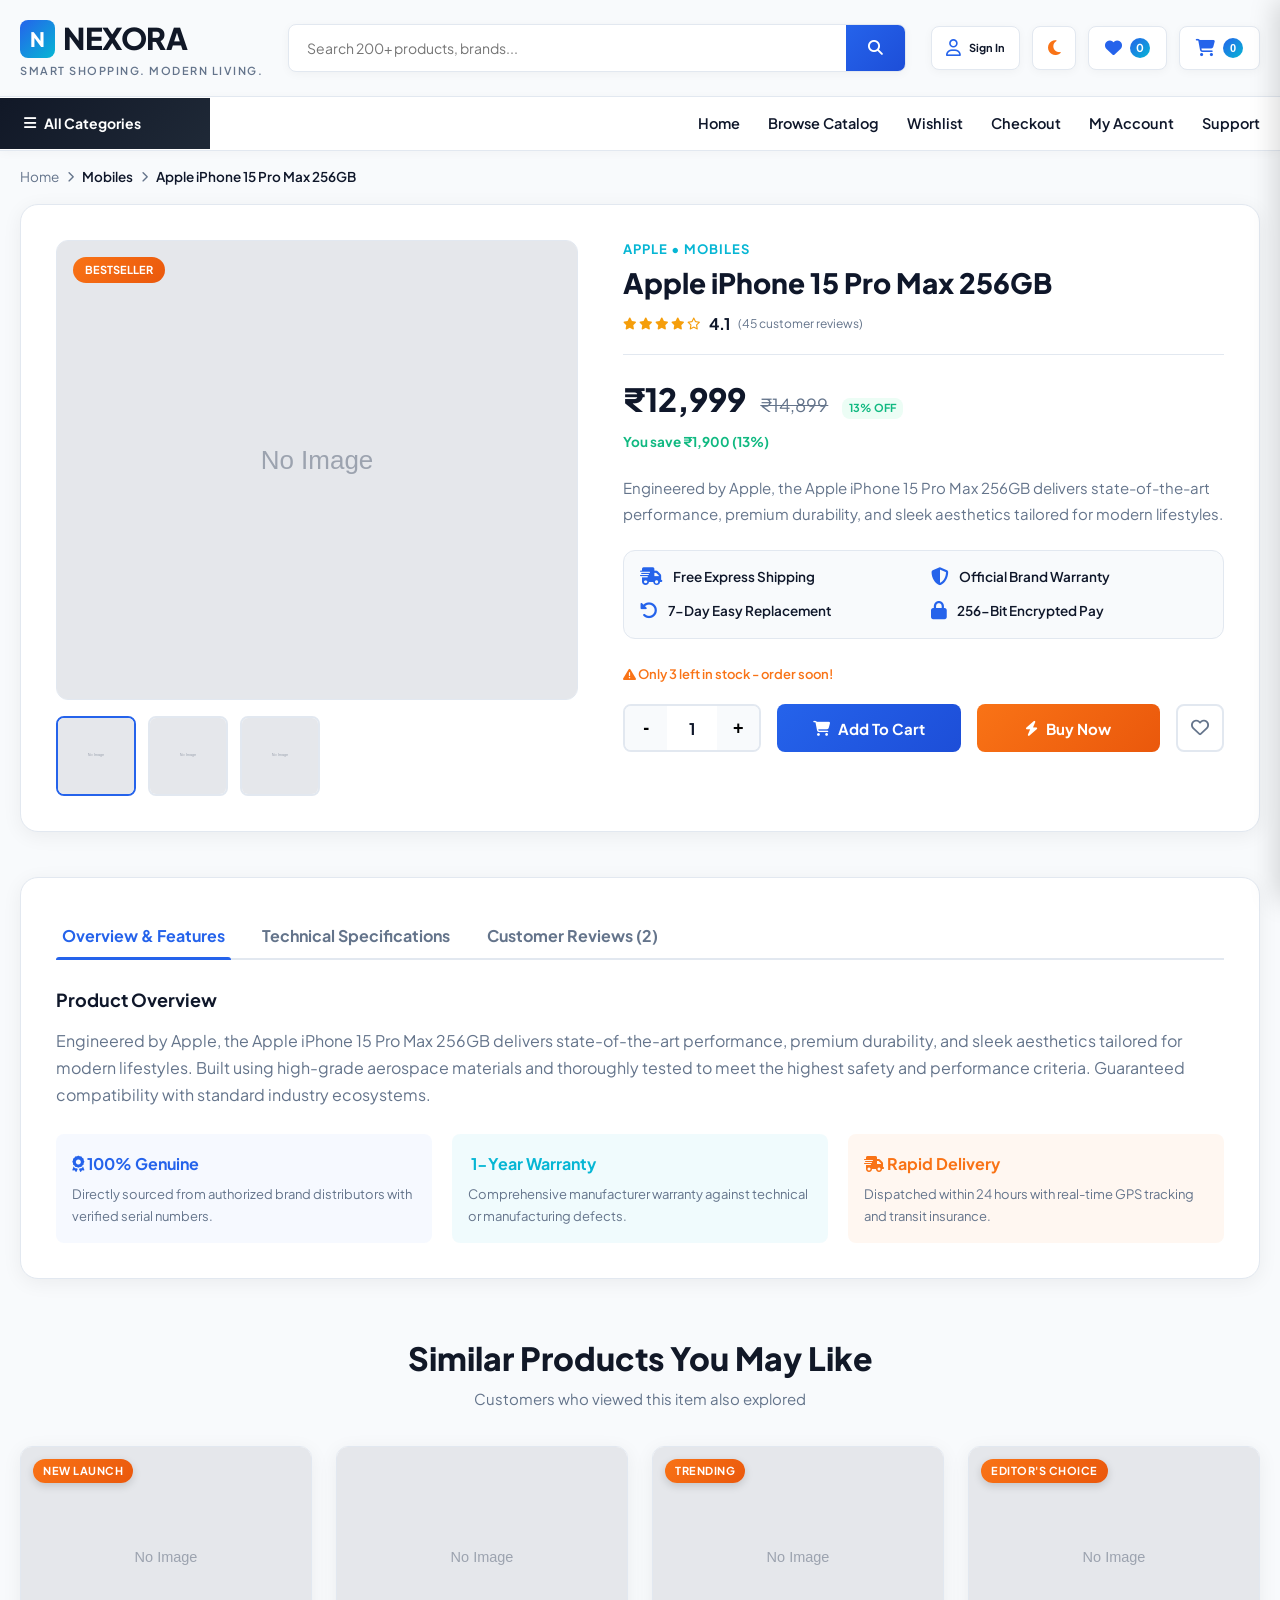
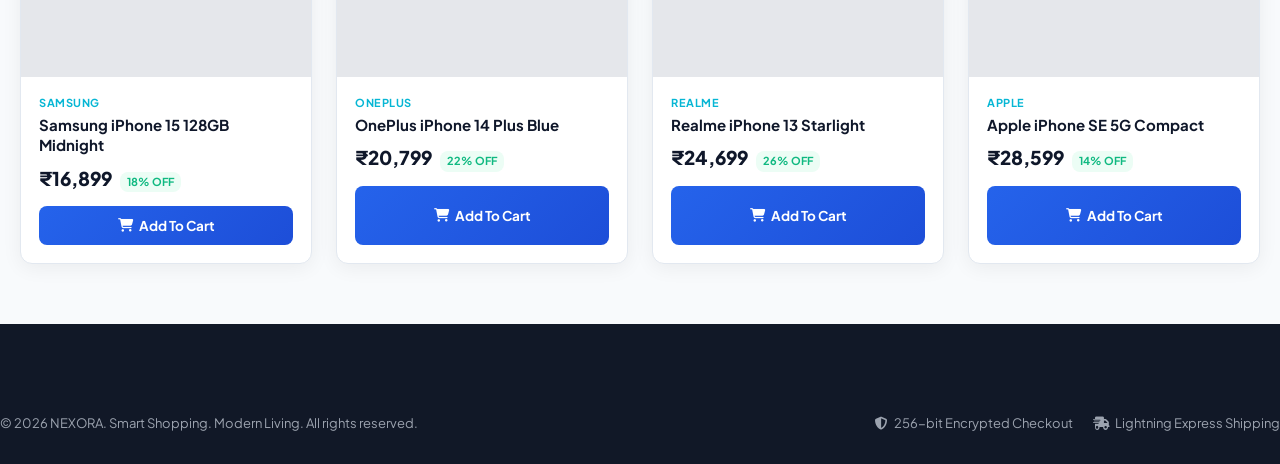
<file: pages/product.html>
<!DOCTYPE html>
<html lang="en" data-theme="light">
<head>
    <meta charset="UTF-8">
    <meta name="viewport" content="width=device-width, initial-scale=1.0">
    <title>Product Details | NEXORA</title>
    <meta name="description" content="View full specifications, customer reviews, real-time stock status and official warranty for products on NEXORA.">
    <!-- Immediate theme application before stylesheets load to prevent flash -->
    <script>
        (function() {
            var theme = localStorage.getItem('nexora_theme') || 'light';
            document.documentElement.setAttribute('data-theme', theme);
        })();
    </script>
    <!-- Google Fonts -->
    <link rel="preconnect" href="https://fonts.googleapis.com">
    <link rel="preconnect" href="https://fonts.gstatic.com" crossorigin>
    <link href="https://fonts.googleapis.com/css2?family=Plus+Jakarta+Sans:wght@400;500;600;700;800&display=swap" rel="stylesheet">
    <!-- Font Awesome Icons -->
    <link rel="stylesheet" href="https://cdnjs.cloudflare.com/ajax/libs/font-awesome/6.7.2/css/all.min.css">
    <!-- Stylesheets -->
    <link href="../style.css" rel="stylesheet">
    <link href="../css/darkmode.css" rel="stylesheet">
    <link href="../css/product.css" rel="stylesheet">
</head>
<body>

    <!-- Header -->
    <div class="wrapper">
        <header class="header">
            <a href="../index.html" class="logo arrange-left">
                <div class="logo-brand">
                    <span class="logo-badge">N</span>
                    <h2><span class="logo-name">NEXORA</span></h2>
                </div>
                <span class="logo-tagline">Smart Shopping. Modern Living.</span>
            </a>
            
            <div class="search-wrapper">
                <div class="searchbar">
                    <input type="text" id="detail-search-input" placeholder="Search 200+ products, brands..." autocomplete="off">
                    <button id="detail-search-btn" aria-label="Search">
                       <i class="fa-solid fa-magnifying-glass"></i>
                    </button>
                </div>
            </div>
            
            <div class="selected-product">
                <a href="auth.html" class="action-btn auth-btn" id="nav-auth-btn" title="Account">
                    <i class="fa-regular fa-user"></i>
                    <span id="nav-user-label" style="background: none; color: inherit; padding: 0; min-width: auto;">Sign In</span>
                </a>
                <button class="action-btn theme-btn" id="theme-toggle-btn" title="Toggle Dark/Light Mode" aria-label="Toggle Theme">
                    <i class="fa-solid fa-moon" id="theme-icon"></i>
                </button>
                <a href="wishlist.html" class="action-btn" id="wishlist-btn" title="View Wishlist" aria-label="View Wishlist">
                    <i class="fa-solid fa-heart"></i>
                    <span id="wishlist-count">0</span>
                </a>
                <button class="action-btn" id="cart-btn" title="View Cart" aria-label="View Cart">
                    <i class="fa-solid fa-cart-shopping"></i>
                    <span id="cart-count">0</span>
                </button>
            </div>
        </header>
    </div>

    <!-- Navigation Bar -->
    <nav class="navigation-bar">
        <div class="categories">
            <i class="fa-solid fa-bars"></i>
            <span>All Categories</span>
            <div class="mega-dropdown">
                <a href="../index.html#featured-products" data-category="Mobiles"><i class="fa-solid fa-mobile-screen-button"></i> Mobiles (30)</a>
                <a href="../index.html#featured-products" data-category="Laptops"><i class="fa-solid fa-laptop"></i> Laptops (25)</a>
                <a href="../index.html#featured-products" data-category="Fashion"><i class="fa-solid fa-shirt"></i> Fashion (30)</a>
                <a href="../index.html#featured-products" data-category="Shoes"><i class="fa-solid fa-shoe-prints"></i> Shoes (25)</a>
                <a href="../index.html#featured-products" data-category="Watches"><i class="fa-solid fa-stopwatch"></i> Watches (20)</a>
                <a href="../index.html#featured-products" data-category="Electronics"><i class="fa-solid fa-headphones"></i> Electronics (30)</a>
                <a href="../index.html#featured-products" data-category="Accessories"><i class="fa-solid fa-glasses"></i> Accessories (20)</a>
                <a href="../index.html#featured-products" data-category="Gaming"><i class="fa-solid fa-gamepad"></i> Gaming (20)</a>
            </div>
        </div>

        <div class="menu">
            <a href="../index.html">Home</a>
            <a href="../index.html#featured-products">Browse Catalog</a>
            <a href="wishlist.html">Wishlist</a>
            <a href="checkout.html">Checkout</a>
            <a href="auth.html">My Account</a>
            <a href="#footer">Support</a>
        </div>
    </nav>

    <!-- Main Content Container -->
    <main class="wrapper">
        <!-- Dynamic Breadcrumb -->
        <nav class="breadcrumb" id="breadcrumb-container">
            <a href="../index.html">Home</a>
            <i class="fa-solid fa-chevron-right" style="font-size: 11px;"></i>
            <span id="breadcrumb-category">Category</span>
            <i class="fa-solid fa-chevron-right" style="font-size: 11px;"></i>
            <span id="breadcrumb-title">Product Details</span>
        </nav>

        <!-- Product Primary Layout (Injected dynamically) -->
        <div id="product-detail-mount">
            <!-- Dynamic product presentation rendered by product.js -->
        </div>

        <!-- Information Tabs Section -->
        <section class="product-tabs-section">
            <div class="tab-nav">
                <button class="tab-btn active" onclick="switchTab('description')">Overview & Features</button>
                <button class="tab-btn" onclick="switchTab('specs')">Technical Specifications</button>
                <button class="tab-btn" onclick="switchTab('reviews')">Customer Reviews (<span id="tab-reviews-count">0</span>)</button>
            </div>

            <!-- Tab 1: Overview -->
            <div class="tab-panel active" id="tab-description">
                <h3 style="color: var(--text-main); margin-bottom: 12px; font-size: 18px;">Product Overview</h3>
                <p id="full-description" style="margin-bottom: 16px;"></p>
                <div style="display: grid; grid-template-columns: repeat(3, 1fr); gap: 20px; margin-top: 25px;">
                    <div style="background: rgba(37,99,235,0.04); padding: 16px; border-radius: 8px;">
                        <h4 style="color: var(--primary-color); margin-bottom: 6px;"><i class="fa-solid fa-award"></i> 100% Genuine</h4>
                        <p style="font-size: 13px;">Directly sourced from authorized brand distributors with verified serial numbers.</p>
                    </div>
                    <div style="background: rgba(6,182,212,0.06); padding: 16px; border-radius: 8px;">
                        <h4 style="color: var(--secondary-color); margin-bottom: 6px;"><i class="fa-solid fa-shield-check"></i> 1-Year Warranty</h4>
                        <p style="font-size: 13px;">Comprehensive manufacturer warranty against technical or manufacturing defects.</p>
                    </div>
                    <div style="background: rgba(249,115,22,0.06); padding: 16px; border-radius: 8px;">
                        <h4 style="color: var(--accent-orange); margin-bottom: 6px;"><i class="fa-solid fa-truck-fast"></i> Rapid Delivery</h4>
                        <p style="font-size: 13px;">Dispatched within 24 hours with real-time GPS tracking and transit insurance.</p>
                    </div>
                </div>
            </div>

            <!-- Tab 2: Specifications -->
            <div class="tab-panel" id="tab-specs">
                <table class="specs-table">
                    <tbody id="specs-table-body">
                        <!-- Populated by product.js -->
                    </tbody>
                </table>
            </div>

            <!-- Tab 3: Reviews -->
            <div class="tab-panel" id="tab-reviews">
                <div class="reviews-grid">
                    <div>
                        <h4 style="color: var(--text-main); margin-bottom: 16px;">Verified Customer Feedback</h4>
                        <div id="reviews-list">
                            <!-- Populated by product.js -->
                        </div>
                    </div>
                    <div class="review-form-card">
                        <h4>Write a Customer Review</h4>
                        <form id="add-review-form" onsubmit="handleReviewSubmit(event)">
                            <div class="form-group">
                                <label for="reviewer-name-input">Your Full Name</label>
                                <input type="text" id="reviewer-name-input" placeholder="e.g. Rahul Sharma" required>
                            </div>
                            <div class="form-group">
                                <label for="reviewer-rating-input">Rating</label>
                                <select id="reviewer-rating-input" required>
                                    <option value="5">⭐⭐⭐⭐⭐ (5/5) - Outstanding</option>
                                    <option value="4">⭐⭐⭐⭐ (4/5) - Very Good</option>
                                    <option value="3">⭐⭐⭐ (3/5) - Average</option>
                                    <option value="2">⭐⭐ (2/5) - Below Expectation</option>
                                    <option value="1">⭐ (1/5) - Poor</option>
                                </select>
                            </div>
                            <div class="form-group">
                                <label for="reviewer-comment-input">Review Comment</label>
                                <textarea id="reviewer-comment-input" rows="4" placeholder="Share your experience with this item..." required></textarea>
                            </div>
                            <button type="submit" class="detail-cart-btn" style="width: 100%;">
                                <i class="fa-solid fa-paper-plane"></i> Submit Review
                            </button>
                        </form>
                    </div>
                </div>
            </div>
        </section>

        <!-- Related Products Section -->
        <section class="related-products-section">
            <div class="section-title">
                <h2>Similar Products You May Like</h2>
                <p class="section-subtitle">Customers who viewed this item also explored</p>
            </div>
            <div class="product-container" id="related-products-container">
                <!-- Related product cards injected by product.js -->
            </div>
        </section>

        <!-- Recently Viewed Products Section -->
        <section class="related-products-section" id="recently-viewed-section" style="display: none;">
            <div class="section-title">
                <h2>Recently Viewed</h2>
                <p class="section-subtitle">Pick up right where you left off</p>
            </div>
            <div class="product-container" id="recently-viewed-container">
                <!-- Recently viewed cards injected by product.js -->
            </div>
        </section>
    </main>

    <!-- Slide-Over Cart Drawer -->
    <div class="cart-overlay" id="cart-overlay"></div>
    <aside class="cart-drawer" id="cart-drawer">
        <div class="cart-header">
            <h3><i class="fa-solid fa-cart-shopping"></i> Shopping Cart</h3>
            <button id="close-cart-btn" aria-label="Close cart">&times;</button>
        </div>
        <div class="cart-items" id="cart-items"></div>
        <div class="cart-footer">
            <div class="cart-summary-row">
                <span>Shipping</span>
                <span class="free-shipping-tag">FREE</span>
            </div>
            <div class="cart-summary-row total-row">
                <span>Total Amount:</span>
                <span id="cart-total" class="total-price">₹0</span>
            </div>
            <button class="checkout-btn" onclick="handleCheckout()">
                Proceed to Checkout <i class="fa-solid fa-arrow-right"></i>
            </button>
        </div>
    </aside>

    <!-- Wishlist Modal -->
    <div class="modal" id="wishlist-modal">
        <div class="modal-box wishlist-box">
            <div class="modal-header">
                <h3><i class="fa-solid fa-heart text-danger"></i> My Wishlist</h3>
                <button id="close-wishlist-btn" class="modal-close">&times;</button>
            </div>
            <div class="wishlist-items" id="wishlist-items"></div>
        </div>
    </div>

    <!-- Toast Container -->
    <div class="toast-container" id="toast-container"></div>

    <!-- Footer -->
    <footer class="footer" id="footer">
        <div class="wrapper footer-bottom-content" style="padding: 30px 0;">
            <p>&copy; 2026 NEXORA. Smart Shopping. Modern Living. All rights reserved.</p>
            <div class="footer-badges">
                <span><i class="fa-solid fa-shield-halved"></i> 256-bit Encrypted Checkout</span>
                <span><i class="fa-solid fa-truck-fast"></i> Lightning Express Shipping</span>
            </div>
        </div>
    </footer>

    <!-- Scripts -->
    <script src="../products.js"></script>
    <script src="../js/product.js"></script>
</body>
</html>
</file>
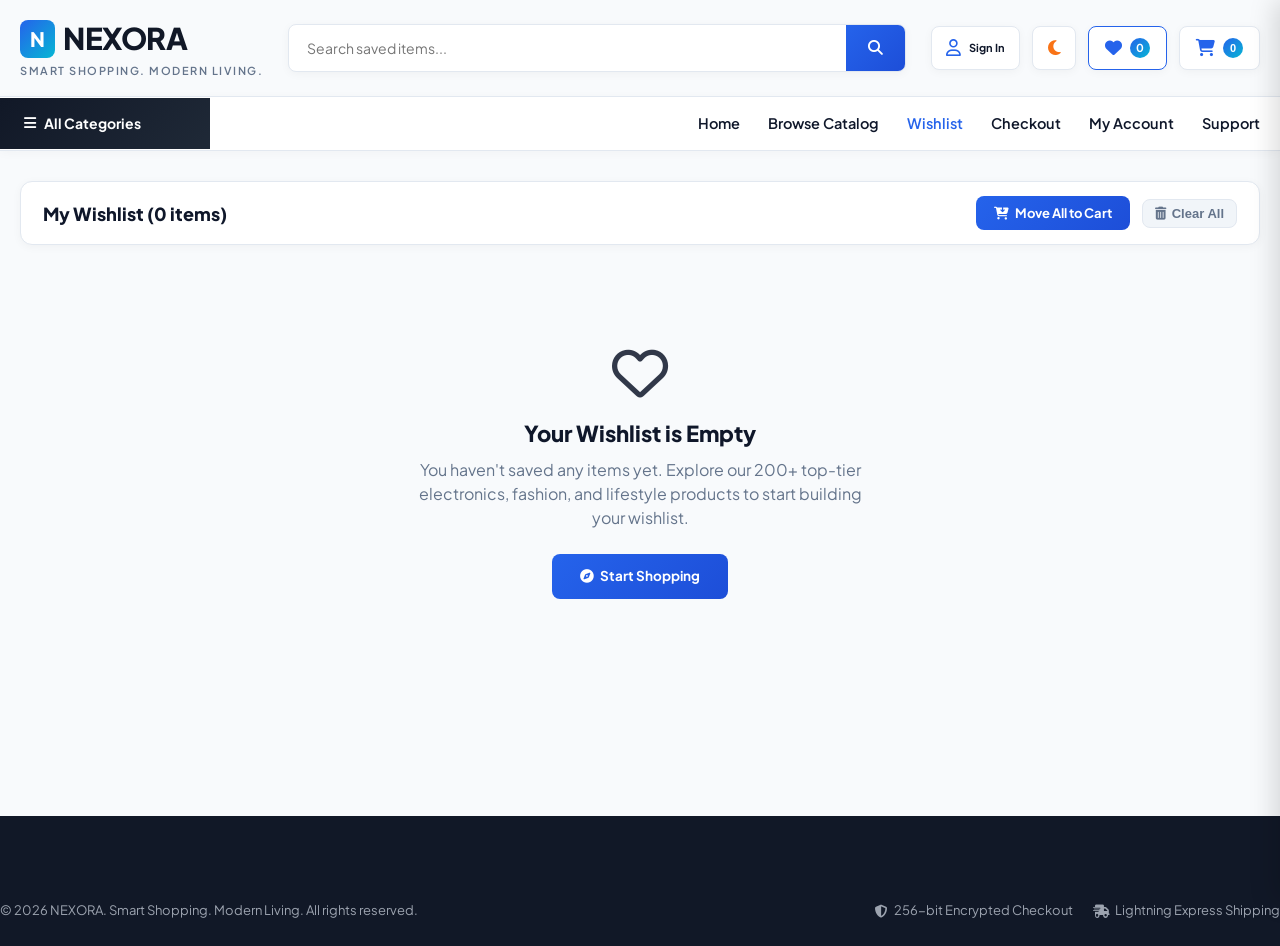
<file: pages/wishlist.html>
<!DOCTYPE html>
<html lang="en" data-theme="light">
<head>
    <meta charset="UTF-8">
    <meta name="viewport" content="width=device-width, initial-scale=1.0">
    <title>My Wishlist | NEXORA</title>
    <meta name="description" content="Manage your saved items and favorites on NEXORA. Move items to cart with one click or explore trending products.">
    <!-- Immediate theme application before stylesheets load to prevent flash -->
    <script>
        (function() {
            var theme = localStorage.getItem('nexora_theme') || 'light';
            document.documentElement.setAttribute('data-theme', theme);
        })();
    </script>
    <!-- Google Fonts -->
    <link rel="preconnect" href="https://fonts.googleapis.com">
    <link rel="preconnect" href="https://fonts.gstatic.com" crossorigin>
    <link href="https://fonts.googleapis.com/css2?family=Plus+Jakarta+Sans:wght@400;500;600;700;800&display=swap" rel="stylesheet">
    <!-- Font Awesome Icons -->
    <link rel="stylesheet" href="https://cdnjs.cloudflare.com/ajax/libs/font-awesome/6.7.2/css/all.min.css">
    <!-- Stylesheets -->
    <link href="../style.css" rel="stylesheet">
    <link href="../css/darkmode.css" rel="stylesheet">
</head>
<body>

    <!-- Header -->
    <div class="wrapper">
        <header class="header">
            <a href="../index.html" class="logo arrange-left">
                <div class="logo-brand">
                    <span class="logo-badge">N</span>
                    <h2><span class="logo-name">NEXORA</span></h2>
                </div>
                <span class="logo-tagline">Smart Shopping. Modern Living.</span>
            </a>
            
            <div class="search-wrapper">
                <div class="searchbar">
                    <input type="text" id="wishlist-search-input" placeholder="Search saved items..." autocomplete="off">
                    <button id="wishlist-search-btn" aria-label="Search">
                       <i class="fa-solid fa-magnifying-glass"></i>
                    </button>
                </div>
            </div>
            
            <div class="selected-product">
                <a href="auth.html" class="action-btn auth-btn" id="nav-auth-btn" title="Account">
                    <i class="fa-regular fa-user"></i>
                    <span id="nav-user-label" style="background: none; color: inherit; padding: 0; min-width: auto;">Sign In</span>
                </a>
                <button class="action-btn theme-btn" id="theme-toggle-btn" title="Toggle Dark/Light Mode" aria-label="Toggle Theme">
                    <i class="fa-solid fa-moon" id="theme-icon"></i>
                </button>
                <a href="wishlist.html" class="action-btn" id="wishlist-btn" title="View Wishlist" aria-label="View Wishlist" style="border-color: var(--primary-color);">
                    <i class="fa-solid fa-heart text-danger"></i>
                    <span id="wishlist-count">0</span>
                </a>
                <button class="action-btn" id="cart-btn" title="View Cart" aria-label="View Cart">
                    <i class="fa-solid fa-cart-shopping"></i>
                    <span id="cart-count">0</span>
                </button>
            </div>
        </header>
    </div>

    <!-- Navigation Bar -->
    <nav class="navigation-bar">
        <div class="categories">
            <i class="fa-solid fa-bars"></i>
            <span>All Categories</span>
            <div class="mega-dropdown">
                <a href="../index.html#featured-products" data-category="Mobiles"><i class="fa-solid fa-mobile-screen-button"></i> Mobiles</a>
                <a href="../index.html#featured-products" data-category="Laptops"><i class="fa-solid fa-laptop"></i> Laptops</a>
                <a href="../index.html#featured-products" data-category="Fashion"><i class="fa-solid fa-shirt"></i> Fashion</a>
                <a href="../index.html#featured-products" data-category="Shoes"><i class="fa-solid fa-shoe-prints"></i> Shoes</a>
                <a href="../index.html#featured-products" data-category="Watches"><i class="fa-solid fa-stopwatch"></i> Watches</a>
                <a href="../index.html#featured-products" data-category="Electronics"><i class="fa-solid fa-headphones"></i> Electronics</a>
                <a href="../index.html#featured-products" data-category="Accessories"><i class="fa-solid fa-glasses"></i> Accessories</a>
                <a href="../index.html#featured-products" data-category="Gaming"><i class="fa-solid fa-gamepad"></i> Gaming</a>
            </div>
        </div>

        <div class="menu">
            <a href="../index.html">Home</a>
            <a href="../index.html#featured-products">Browse Catalog</a>
            <a href="wishlist.html" style="color: var(--primary-color);">Wishlist</a>
            <a href="checkout.html">Checkout</a>
            <a href="auth.html">My Account</a>
            <a href="#footer">Support</a>
        </div>
    </nav>

    <!-- Wishlist Main Content -->
    <main class="wrapper" style="padding-top: 30px; min-height: 65vh;">
        <!-- Wishlist Toolbar -->
        <div class="product-toolbar">
            <div class="toolbar-left">
                <span id="wishlist-title-label" style="font-size: 18px; font-weight: 800; color: var(--text-main);">
                    My Wishlist (<span id="wishlist-total-count">0</span> items)
                </span>
            </div>
            <div class="toolbar-right">
                <button id="move-all-cart-btn" class="btn-add-cart" style="padding: 9px 18px; font-size: 13px;" onclick="moveAllToCart()">
                    <i class="fa-solid fa-cart-arrow-down"></i> Move All to Cart
                </button>
                <button class="reset-filter-btn" onclick="clearAllWishlist()">
                    <i class="fa-solid fa-trash-can"></i> Clear All
                </button>
            </div>
        </div>

        <!-- Wishlist Grid Container -->
        <div class="product-container" id="wishlist-container">
            <!-- Dynamic Wishlist Cards injected by wishlist.js -->
        </div>
    </main>

    <!-- Slide-Over Cart Drawer -->
    <div class="cart-overlay" id="cart-overlay"></div>
    <aside class="cart-drawer" id="cart-drawer">
        <div class="cart-header">
            <h3><i class="fa-solid fa-cart-shopping"></i> Shopping Cart</h3>
            <button id="close-cart-btn" aria-label="Close cart">&times;</button>
        </div>
        <div class="cart-items" id="cart-items"></div>
        <div class="cart-footer">
            <div class="cart-summary-row">
                <span>Shipping</span>
                <span class="free-shipping-tag">FREE</span>
            </div>
            <div class="cart-summary-row total-row">
                <span>Total Amount:</span>
                <span id="cart-total" class="total-price">₹0</span>
            </div>
            <a href="checkout.html" class="checkout-btn">
                Proceed to Checkout <i class="fa-solid fa-arrow-right"></i>
            </a>
        </div>
    </aside>

    <!-- Toast Notifications Container -->
    <div class="toast-container" id="toast-container" aria-live="polite"></div>

    <!-- Modern Footer -->
    <footer class="footer" id="footer" style="margin-top: 80px;">
        <div class="wrapper footer-bottom-content" style="padding: 25px 0;">
            <p>&copy; 2026 NEXORA. Smart Shopping. Modern Living. All rights reserved.</p>
            <div class="footer-badges">
                <span><i class="fa-solid fa-shield-halved"></i> 256-bit Encrypted Checkout</span>
                <span><i class="fa-solid fa-truck-fast"></i> Lightning Express Shipping</span>
            </div>
        </div>
    </footer>

    <!-- Scripts -->
    <script src="../products.js"></script>
    <script src="../js/wishlist.js"></script>
</body>
</html>
</file>
<file: style.css>
/* ==========================================================
   NEXORA - MASTER DESIGN SYSTEM & CORE STYLESHEET
   Brand Palette:
   - Primary: #2563EB (Royal Blue)
   - Secondary: #06B6D4 (Cyan)
   - Dark: #111827 (Rich Slate Black)
   - Light: #F8FAFC (Clean Light Surface)
   - Accent: #F97316 (Vibrant Orange CTA)
   ========================================================== */

/* Design Tokens & CSS Variables */
:root {
    --primary-color: #2563EB;
    --primary-hover: #1d4ed8;
    --secondary-color: #06B6D4;
    --secondary-hover: #0891b2;
    --dark-navy: #111827;
    --dark-hover: #1f2937;
    --accent-orange: #F97316;
    --accent-orange-hover: #ea580c;
    --bg-light: #F8FAFC;
    --surface-white: #ffffff;
    --text-main: #0f172a;
    --text-muted: #64748b;
    --border-color: #e2e8f0;
    --danger-color: #ef4444;
    --success-color: #10b981;
    --star-gold: #f59e0b;
    --font-family: 'Plus Jakarta Sans', -apple-system, BlinkMacSystemFont, 'Segoe UI', Roboto, sans-serif;
    --radius-sm: 8px;
    --radius-md: 12px;
    --radius-lg: 18px;
    --shadow-subtle: 0 2px 10px rgba(0, 0, 0, 0.04);
    --shadow-card: 0 4px 20px rgba(0, 0, 0, 0.06);
    --shadow-hover: 0 14px 32px rgba(37, 99, 235, 0.14);
    --transition: all 0.25s cubic-bezier(0.4, 0, 0.2, 1);
}

* {
    margin: 0;
    padding: 0;
    box-sizing: border-box;
}

html {
    scroll-behavior: smooth;
}

body {
    background-color: var(--bg-light);
    font-family: var(--font-family);
    color: var(--text-main);
    line-height: 1.5;
    -webkit-font-smoothing: antialiased;
    transition: background-color 0.3s ease, color 0.3s ease;
}

.wrapper {
    max-width: 1320px;
    margin-left: auto;
    margin-right: auto;
    padding-left: 20px;
    padding-right: 20px;
}

/* ==========================================================
   HEADER & TOP BAR (NEXORA BRANDING)
   ========================================================== */
.header {
    padding: 16px 0;
    display: flex;
    justify-content: space-between;
    align-items: center;
    gap: 25px;
}

.logo {
    flex-shrink: 0;
    text-decoration: none;
    color: inherit;
    display: flex;
    flex-direction: column;
}

.logo-brand {
    display: flex;
    align-items: center;
    gap: 8px;
}

.logo h1, .logo h2 {
    font-size: 30px;
    font-weight: 800;
    letter-spacing: -0.5px;
    margin: 0;
    user-select: none;
    display: flex;
    align-items: center;
}

.logo-badge {
    background: linear-gradient(135deg, var(--primary-color), var(--secondary-color));
    color: white;
    padding: 4px 10px;
    border-radius: var(--radius-sm);
    font-size: 20px;
    font-weight: 900;
    letter-spacing: 0;
}

.logo-name {
    color: var(--dark-navy);
    font-weight: 800;
    letter-spacing: -0.5px;
}

.logo-tagline {
    font-size: 11px;
    color: var(--text-muted);
    letter-spacing: 1.5px;
    text-transform: uppercase;
    font-weight: 600;
    margin-top: 2px;
}

/* Search Bar & Auto-Suggestions */
.search-wrapper {
    flex: 1;
    max-width: 620px;
    position: relative;
}

.searchbar {
    display: flex;
    position: relative;
    box-shadow: var(--shadow-subtle);
    border-radius: var(--radius-sm);
    overflow: hidden;
    border: 1px solid var(--border-color);
    background-color: var(--surface-white);
    transition: var(--transition);
}

.searchbar:focus-within {
    border-color: var(--primary-color);
    box-shadow: 0 0 0 3px rgba(37, 99, 235, 0.15);
}

.searchbar input {
    width: 100%;
    height: 46px;
    padding: 0 18px;
    font-size: 14px;
    font-family: inherit;
    color: var(--text-main);
    background: transparent;
    border: none;
    outline: none;
}

.searchbar button {
    height: 46px;
    padding: 0 22px;
    border: none;
    background: linear-gradient(135deg, var(--primary-color), #1d4ed8);
    color: white;
    cursor: pointer;
    font-size: 15px;
    transition: var(--transition);
}

.searchbar button:hover {
    background: var(--primary-hover);
}

/* Advanced Search Suggestions Box */
.search-suggestions {
    position: absolute;
    top: calc(100% + 6px);
    left: 0;
    right: 0;
    background: var(--surface-white);
    border: 1px solid var(--border-color);
    border-radius: var(--radius-md);
    box-shadow: 0 12px 30px rgba(0, 0, 0, 0.15);
    z-index: 1050;
    max-height: 420px;
    overflow-y: auto;
    display: none;
}

.search-suggestions.active {
    display: block;
    animation: fadeInDown 0.2s ease;
}

.suggestion-header {
    padding: 10px 16px;
    font-size: 11px;
    font-weight: 700;
    text-transform: uppercase;
    letter-spacing: 1px;
    color: var(--text-muted);
    background: rgba(0, 0, 0, 0.02);
    display: flex;
    justify-content: space-between;
    align-items: center;
}

.suggestion-header button {
    background: none;
    border: none;
    color: var(--primary-color);
    cursor: pointer;
    font-size: 11px;
    font-weight: 600;
}

.tags-row {
    padding: 8px 16px 14px;
    display: flex;
    flex-wrap: wrap;
    gap: 8px;
}

.tag-pill {
    background: #f1f5f9;
    color: var(--text-main);
    padding: 5px 12px;
    border-radius: 20px;
    font-size: 12px;
    font-weight: 600;
    cursor: pointer;
    border: 1px solid var(--border-color);
    transition: var(--transition);
    display: inline-flex;
    align-items: center;
    gap: 6px;
}

.tag-pill:hover {
    background: var(--primary-color);
    color: white;
    border-color: var(--primary-color);
}

.suggestion-item {
    display: flex;
    align-items: center;
    gap: 12px;
    padding: 10px 16px;
    cursor: pointer;
    border-bottom: 1px solid var(--border-color);
    transition: var(--transition);
}

.suggestion-item:last-child {
    border-bottom: none;
}

.suggestion-item:hover {
    background-color: rgba(37, 99, 235, 0.06);
}

.suggestion-item img {
    width: 42px;
    height: 42px;
    object-fit: cover;
    border-radius: 6px;
}

.suggestion-info {
    flex: 1;
}

.suggestion-title {
    font-size: 13.5px;
    font-weight: 600;
    color: var(--text-main);
}

.highlight,
.suggestion-title .highlight {
    background-color: rgba(249, 115, 22, 0.25);
    color: var(--accent-orange);
    padding: 0 3px;
    border-radius: 2px;
    font-weight: 700;
}

.suggestion-price {
    font-size: 12px;
    font-weight: 700;
    color: var(--primary-color);
}

/* Header Action Controls */
.selected-product {
    display: flex;
    align-items: center;
    gap: 12px;
    flex-shrink: 0;
}

.action-btn {
    height: 44px;
    min-width: 48px;
    padding: 0 16px;
    border: 1px solid var(--border-color);
    border-radius: var(--radius-sm);
    background-color: var(--surface-white);
    color: var(--text-main);
    cursor: pointer;
    display: flex;
    align-items: center;
    gap: 8px;
    font-size: 15px;
    position: relative;
    transition: var(--transition);
    box-shadow: var(--shadow-subtle);
    text-decoration: none;
}

.action-btn i {
    font-size: 17px;
    color: var(--primary-color);
}

.action-btn:hover {
    border-color: var(--primary-color);
    transform: translateY(-2px);
    box-shadow: var(--shadow-card);
}

.action-btn span {
    background: linear-gradient(135deg, var(--primary-color), var(--secondary-color));
    color: white;
    font-size: 11px;
    font-weight: 700;
    min-width: 20px;
    height: 20px;
    border-radius: 10px;
    display: inline-flex;
    align-items: center;
    justify-content: center;
    padding: 0 5px;
}

.theme-btn {
    width: 44px;
    min-width: 44px;
    padding: 0;
    justify-content: center;
}

.theme-btn i {
    color: var(--accent-orange);
}

.auth-btn {
    padding: 0 14px;
    font-weight: 600;
    font-size: 13.5px;
}

/* Cart animation */
@keyframes cartBounce {
    0%, 100% { transform: scale(1); }
    50% { transform: scale(1.18); }
}

.shake-anim {
    animation: cartBounce 0.4s ease-in-out;
}

/* ==========================================================
   STICKY NAVIGATION BAR & MEGA MENU
   ========================================================== */
.navigation-bar {
    display: flex;
    justify-content: space-between;
    align-items: center;
    border-top: 1px solid var(--border-color);
    border-bottom: 1px solid var(--border-color);
    background-color: var(--surface-white);
    position: sticky;
    top: 0;
    z-index: 100;
    padding: 0 calc((100% - 1280px) / 2);
    box-shadow: 0 2px 10px rgba(0, 0, 0, 0.03);
    backdrop-filter: blur(8px);
}

.categories {
    position: relative;
    background: linear-gradient(135deg, var(--dark-navy), #1f2937);
    color: white;
    padding: 15px 24px;
    min-width: 210px;
    font-size: 14px;
    font-weight: 700;
    cursor: pointer;
    transition: var(--transition);
    display: flex;
    align-items: center;
    gap: 8px;
}

.categories:hover {
    background: linear-gradient(135deg, #1f2937, #374151);
}

.mega-dropdown {
    display: none;
    position: absolute;
    top: 100%;
    left: 0;
    width: 270px;
    background: var(--surface-white);
    box-shadow: 0 15px 35px rgba(0,0,0,0.14);
    border-radius: 0 0 var(--radius-md) var(--radius-md);
    overflow: hidden;
    border: 1px solid var(--border-color);
    border-top: none;
    z-index: 1000;
    animation: fadeInDown 0.25s cubic-bezier(0.16, 1, 0.3, 1);
}

@keyframes fadeInDown {
    from { opacity: 0; transform: translateY(8px); }
    to { opacity: 1; transform: translateY(0); }
}

.categories:hover .mega-dropdown {
    display: block;
}

.mega-dropdown a {
    display: flex;
    align-items: center;
    gap: 12px;
    text-decoration: none;
    color: var(--text-main);
    padding: 12px 20px;
    font-size: 13.5px;
    font-weight: 600;
    border-bottom: 1px solid #f1f5f9;
    transition: var(--transition);
}

.mega-dropdown a i {
    font-size: 16px;
    color: var(--primary-color);
    width: 20px;
    text-align: center;
}

.mega-dropdown a:hover {
    background-color: rgba(37, 99, 235, 0.06);
    color: var(--primary-color);
    padding-left: 26px;
}

.menu {
    display: flex;
    align-items: center;
    gap: 28px;
    padding-right: 20px;
}

.menu a {
    text-decoration: none;
    color: var(--text-main);
    font-size: 14.5px;
    font-weight: 600;
    position: relative;
    padding: 16px 0;
    transition: var(--transition);
}

.menu a::after {
    content: "";
    position: absolute;
    left: 0;
    bottom: 8px;
    width: 0;
    height: 2.5px;
    background: linear-gradient(to right, var(--primary-color), var(--secondary-color));
    border-radius: 2px;
    transition: var(--transition);
}

.menu a:hover {
    color: var(--primary-color);
}

.menu a:hover::after {
    width: 100%;
}

/* ==========================================================
   HERO BANNER SECTION
   ========================================================== */
.hero-section {
    height: 480px;
    background-image: url("https://images.unsplash.com/photo-1441986300917-64674bd600d8?w=1600&auto=format&fit=crop&q=80");
    background-size: cover;
    background-position: center;
    position: relative;
}

.hero-overlay {
    width: 100%;
    height: 100%;
    background: linear-gradient(
        135deg,
        rgba(17, 24, 39, 0.9) 0%,
        rgba(37, 99, 235, 0.5) 100%
    );
    display: flex;
    justify-content: center;
    align-items: center;
    text-align: center;
    padding: 20px;
}

.hero-content {
    color: white;
    max-width: 780px;
}

.hero-badge {
    display: inline-block;
    background: rgba(255, 255, 255, 0.15);
    backdrop-filter: blur(8px);
    border: 1px solid rgba(255, 255, 255, 0.25);
    padding: 6px 18px;
    border-radius: 30px;
    font-size: 13px;
    font-weight: 700;
    letter-spacing: 2px;
    text-transform: uppercase;
    color: var(--secondary-color);
    margin-bottom: 16px;
}

.hero-content h1 {
    font-size: 60px;
    font-weight: 800;
    margin: 8px 0 16px;
    line-height: 1.1;
    letter-spacing: -1px;
}

.hero-content p {
    font-size: 17px;
    margin-bottom: 28px;
    color: #e2e8f0;
    font-weight: 400;
}

.hero-content button {
    background: linear-gradient(135deg, var(--accent-orange), #ea580c);
    color: white;
    border: none;
    padding: 14px 38px;
    font-size: 16px;
    font-weight: 700;
    border-radius: var(--radius-sm);
    cursor: pointer;
    box-shadow: 0 10px 25px rgba(249, 115, 22, 0.4);
    transition: var(--transition);
}

.hero-content button:hover {
    transform: translateY(-3px);
    box-shadow: 0 14px 30px rgba(249, 115, 22, 0.5);
}

/* ==========================================================
   FEATURED CATEGORIES
   ========================================================== */
.featured-categories {
    margin-top: 60px;
}

.section-title {
    text-align: center;
    margin-bottom: 35px;
}

.section-title h2 {
    font-size: 32px;
    font-weight: 800;
    color: var(--dark-navy);
}

.section-subtitle {
    color: var(--text-muted);
    font-size: 15px;
    margin-top: 6px;
}

.category-container {
    display: grid;
    grid-template-columns: repeat(4, 1fr);
    gap: 20px;
}

.category-card {
    background: var(--surface-white);
    border-radius: var(--radius-lg);
    text-align: center;
    padding: 30px 20px;
    transition: var(--transition);
    cursor: pointer;
    border: 1px solid var(--border-color);
    box-shadow: var(--shadow-card);
}

.category-card i {
    font-size: 38px;
    color: var(--primary-color);
    transition: var(--transition);
}

.category-card h3 {
    margin-top: 12px;
    font-size: 16px;
    font-weight: 700;
    color: var(--text-main);
    transition: var(--transition);
}

.category-card:hover {
    transform: translateY(-6px);
    border-color: var(--primary-color);
    box-shadow: var(--shadow-hover);
}

.category-card:hover i {
    transform: scale(1.15);
    color: var(--secondary-color);
}

/* ==========================================================
   SKELETON LOADERS & SHIMMER EFFECT
   ========================================================== */
@keyframes shimmer {
    0% { background-position: -200% 0; }
    100% { background-position: 200% 0; }
}

.skeleton {
    background: linear-gradient(90deg, #f1f5f9 25%, #e2e8f0 50%, #f1f5f9 75%);
    background-size: 200% 100%;
    animation: shimmer 1.5s infinite linear;
    border-radius: var(--radius-sm);
}

.skeleton-card {
    background: var(--surface-white);
    border: 1px solid var(--border-color);
    border-radius: var(--radius-md);
    overflow: hidden;
    padding: 16px;
    display: flex;
    flex-direction: column;
    gap: 12px;
}

.skeleton-img {
    width: 100%;
    height: 200px;
}

.skeleton-text-lg {
    width: 80%;
    height: 18px;
}

.skeleton-text-md {
    width: 50%;
    height: 14px;
}

.skeleton-text-sm {
    width: 35%;
    height: 22px;
}

.skeleton-btn {
    width: 100%;
    height: 38px;
    margin-top: 6px;
}

/* ==========================================================
   FEATURED PRODUCTS & MODERN TOOLBAR
   ========================================================== */
.featured-products {
    margin-top: 70px;
    margin-bottom: 60px;
}

.product-toolbar {
    display: flex;
    justify-content: space-between;
    align-items: center;
    background: var(--surface-white);
    border: 1px solid var(--border-color);
    border-radius: var(--radius-md);
    padding: 14px 22px;
    margin-bottom: 30px;
    box-shadow: var(--shadow-subtle);
}

.toolbar-left {
    display: flex;
    align-items: center;
    gap: 15px;
}

#active-category-label {
    font-size: 16px;
    font-weight: 700;
    color: var(--dark-navy);
}

.reset-filter-btn {
    background: #f1f5f9;
    border: 1px solid var(--border-color);
    color: var(--text-muted);
    padding: 6px 12px;
    border-radius: var(--radius-sm);
    font-size: 13px;
    font-weight: 600;
    cursor: pointer;
    transition: var(--transition);
    display: inline-flex;
    align-items: center;
    gap: 6px;
}

.reset-filter-btn:hover {
    background: #e2e8f0;
    color: var(--text-main);
}

.toolbar-right {
    display: flex;
    align-items: center;
    gap: 12px;
}

.toolbar-right label {
    font-size: 14px;
    font-weight: 600;
    color: var(--text-muted);
    display: flex;
    align-items: center;
    gap: 6px;
}

.toolbar-right select {
    padding: 8px 14px;
    font-size: 14px;
    font-family: inherit;
    border: 1px solid var(--border-color);
    border-radius: var(--radius-sm);
    background-color: var(--surface-white);
    color: var(--text-main);
    cursor: pointer;
    outline: none;
    transition: var(--transition);
}

.toolbar-right select:focus {
    border-color: var(--primary-color);
}

/* Product Grid */
.product-container {
    display: grid;
    grid-template-columns: repeat(4, 1fr);
    gap: 24px;
}

/* Product Card */
.product-card {
    background: var(--surface-white);
    border: 1px solid var(--border-color);
    border-radius: var(--radius-md);
    overflow: hidden;
    position: relative;
    display: flex;
    flex-direction: column;
    transition: var(--transition);
    box-shadow: var(--shadow-card);
}

.product-card:hover {
    transform: translateY(-6px);
    box-shadow: var(--shadow-hover);
    border-color: #bfdbfe;
}

.product-badge {
    position: absolute;
    top: 12px;
    left: 12px;
    background: linear-gradient(135deg, var(--accent-orange), #ea580c);
    color: white;
    font-size: 11px;
    font-weight: 700;
    text-transform: uppercase;
    letter-spacing: 0.5px;
    padding: 4px 10px;
    border-radius: 20px;
    z-index: 5;
    box-shadow: 0 3px 8px rgba(0,0,0,0.15);
}

.wishlist-toggle-btn {
    position: absolute;
    top: 12px;
    right: 12px;
    background: rgba(255, 255, 255, 0.9);
    backdrop-filter: blur(4px);
    border: 1px solid var(--border-color);
    width: 36px;
    height: 36px;
    border-radius: 50%;
    display: flex;
    align-items: center;
    justify-content: center;
    cursor: pointer;
    z-index: 5;
    transition: var(--transition);
    color: var(--text-muted);
}

.wishlist-toggle-btn:hover,
.wishlist-toggle-btn.active {
    background: white;
    color: var(--danger-color);
    transform: scale(1.15);
    border-color: var(--danger-color);
}

.product-image-wrap {
    position: relative;
    width: 100%;
    height: 230px;
    overflow: hidden;
    cursor: pointer;
    background-color: #f8fafc;
}

.product-image-wrap img {
    width: 100%;
    height: 100%;
    object-fit: cover;
    transition: transform 0.4s ease;
}

.product-card:hover .product-image-wrap img {
    transform: scale(1.08);
}

.quick-view-overlay {
    position: absolute;
    bottom: 0;
    left: 0;
    right: 0;
    background: linear-gradient(to top, rgba(0,0,0,0.7), transparent);
    color: white;
    padding: 14px;
    text-align: center;
    opacity: 0;
    transform: translateY(10px);
    transition: var(--transition);
}

.quick-view-overlay span {
    font-size: 13px;
    font-weight: 600;
    background: rgba(255,255,255,0.25);
    backdrop-filter: blur(4px);
    padding: 5px 12px;
    border-radius: 20px;
}

.product-card:hover .quick-view-overlay {
    opacity: 1;
    transform: translateY(0);
}

.product-info {
    padding: 18px;
    display: flex;
    flex-direction: column;
    flex: 1;
}

.product-brand-tag {
    font-size: 11px;
    font-weight: 700;
    color: var(--secondary-color);
    text-transform: uppercase;
    letter-spacing: 0.5px;
    margin-bottom: 4px;
}

.product-title {
    font-size: 15px;
    font-weight: 700;
    color: var(--text-main);
    margin: 0 0 8px;
    line-height: 1.35;
    cursor: pointer;
    transition: var(--transition);
    display: -webkit-box;
    -webkit-line-clamp: 2;
    -webkit-box-orient: vertical;
    overflow: hidden;
}

.product-title:hover {
    color: var(--primary-color);
}

.product-rating {
    display: flex;
    align-items: center;
    gap: 6px;
    margin-bottom: 12px;
    font-size: 13px;
}

.stars {
    color: var(--star-gold);
    display: flex;
    gap: 2px;
    font-size: 12px;
}

.rating-num {
    font-weight: 700;
    color: var(--text-main);
}

.reviews-count {
    color: var(--text-muted);
    font-size: 12px;
}

.price-row {
    display: flex;
    align-items: baseline;
    gap: 8px;
    margin-top: auto;
    margin-bottom: 14px;
}

.current-price {
    font-size: 19px;
    font-weight: 800;
    color: var(--text-main);
}

.original-price {
    font-size: 13px;
    color: var(--text-muted);
    text-decoration: line-through;
}

.discount-pill {
    font-size: 11px;
    font-weight: 700;
    background-color: #ecfdf5;
    color: var(--success-color);
    padding: 2px 7px;
    border-radius: var(--radius-sm);
}

/* Card Button Group */
.card-actions {
    display: flex;
    gap: 8px;
}

.btn-add-cart {
    flex: 1;
    padding: 11px;
    border: none;
    background: linear-gradient(135deg, var(--primary-color), #1d4ed8);
    color: white;
    font-family: inherit;
    font-size: 13.5px;
    font-weight: 700;
    border-radius: var(--radius-sm);
    cursor: pointer;
    display: flex;
    align-items: center;
    justify-content: center;
    gap: 6px;
    transition: var(--transition);
}

.btn-add-cart:hover {
    background: var(--primary-hover);
    box-shadow: 0 4px 12px rgba(37, 99, 235, 0.35);
}

.btn-add-cart:disabled,
.btn-add-cart[disabled] {
    background: #94a3b8 !important;
    color: #f8fafc !important;
    cursor: not-allowed !important;
    transform: none !important;
    box-shadow: none !important;
    opacity: 0.65;
    pointer-events: none;
}

.btn-view-details {
    padding: 11px 14px;
    background: #f1f5f9;
    border: 1px solid var(--border-color);
    border-radius: var(--radius-sm);
    color: var(--text-main);
    text-decoration: none;
    display: flex;
    align-items: center;
    justify-content: center;
    transition: var(--transition);
}

.btn-view-details:hover {
    background: #e2e8f0;
    color: var(--primary-color);
}

/* Pagination Bar */
.pagination-container {
    display: flex;
    justify-content: center;
    align-items: center;
    gap: 8px;
    margin-top: 40px;
    padding: 15px 0;
}

.page-btn {
    min-width: 40px;
    height: 40px;
    padding: 0 14px;
    border: 1px solid var(--border-color);
    background: var(--surface-white);
    color: var(--text-main);
    font-family: inherit;
    font-weight: 700;
    font-size: 14px;
    border-radius: var(--radius-sm);
    cursor: pointer;
    transition: var(--transition);
    display: inline-flex;
    align-items: center;
    justify-content: center;
}

.page-btn:hover {
    border-color: var(--primary-color);
    color: var(--primary-color);
}

.page-btn.active {
    background: var(--primary-color);
    border-color: var(--primary-color);
    color: white;
}

.page-btn:disabled {
    opacity: 0.5;
    cursor: not-allowed;
}

/* ==========================================================
   SLIDE-OVER CART DRAWER & OVERLAY
   ========================================================== */
.cart-overlay {
    position: fixed;
    inset: 0;
    background: rgba(0, 0, 0, 0.55);
    backdrop-filter: blur(3px);
    z-index: 1000;
    opacity: 0;
    visibility: hidden;
    transition: var(--transition);
}

.cart-overlay.active {
    opacity: 1;
    visibility: visible;
}

.cart-drawer {
    position: fixed;
    top: 0;
    right: 0;
    width: 420px;
    max-width: 90vw;
    height: 100%;
    background: var(--surface-white);
    z-index: 1001;
    box-shadow: -5px 0 25px rgba(0, 0, 0, 0.15);
    display: flex;
    flex-direction: column;
    transform: translateX(100%);
    transition: transform 0.35s cubic-bezier(0.16, 1, 0.3, 1);
}

.cart-drawer.active {
    transform: translateX(0);
}

.cart-header {
    padding: 20px 24px;
    border-bottom: 1px solid var(--border-color);
    display: flex;
    justify-content: space-between;
    align-items: center;
}

.cart-header h3 {
    font-size: 18px;
    font-weight: 700;
    color: var(--dark-navy);
    display: flex;
    align-items: center;
    gap: 10px;
}

#close-cart-btn {
    background: none;
    border: none;
    font-size: 28px;
    color: var(--text-muted);
    cursor: pointer;
    line-height: 1;
    transition: var(--transition);
}

#close-cart-btn:hover {
    color: var(--text-main);
}

.cart-items {
    flex: 1;
    overflow-y: auto;
    padding: 20px 24px;
    display: flex;
    flex-direction: column;
    gap: 16px;
}

.cart-item {
    display: flex;
    gap: 14px;
    padding-bottom: 16px;
    border-bottom: 1px solid var(--border-color);
}

.cart-item img {
    width: 70px;
    height: 70px;
    border-radius: var(--radius-sm);
    object-fit: cover;
    background: #f1f5f9;
}

.cart-item-details {
    flex: 1;
}

.cart-item-details h4 {
    font-size: 13.5px;
    font-weight: 700;
    margin-bottom: 4px;
    line-height: 1.3;
}

.cart-item-price {
    font-size: 13px;
    color: var(--text-muted);
    margin-bottom: 8px;
}

.qty-control {
    display: inline-flex;
    align-items: center;
    border: 1px solid var(--border-color);
    border-radius: var(--radius-sm);
    overflow: hidden;
}

.qty-control button {
    width: 28px;
    height: 28px;
    background: #f8fafc;
    border: none;
    font-weight: 700;
    cursor: pointer;
    transition: var(--transition);
}

.qty-control button:hover {
    background: #e2e8f0;
}

.qty-control span {
    width: 32px;
    text-align: center;
    font-size: 13px;
    font-weight: 700;
}

.cart-item-action {
    display: flex;
    flex-direction: column;
    align-items: flex-end;
    justify-content: space-between;
}

.item-total {
    font-size: 14.5px;
    font-weight: 700;
    color: var(--text-main);
}

.btn-remove {
    background: none;
    border: none;
    color: var(--text-muted);
    cursor: pointer;
    font-size: 14px;
    transition: var(--transition);
    padding: 4px;
}

.btn-remove:hover {
    color: var(--danger-color);
}

.empty-drawer {
    text-align: center;
    padding: 60px 20px;
}

.empty-drawer i {
    font-size: 45px;
    color: var(--text-muted);
    margin-bottom: 12px;
}

.empty-drawer p {
    color: var(--text-muted);
    font-size: 15px;
    margin-bottom: 18px;
}

.cart-footer {
    padding: 20px 24px;
    border-top: 1px solid var(--border-color);
    background: #fbfcfd;
}

.cart-summary-row {
    display: flex;
    justify-content: space-between;
    font-size: 14px;
    color: var(--text-muted);
    margin-bottom: 10px;
}

.free-shipping-tag {
    font-weight: 700;
    color: var(--success-color);
}

.total-row {
    font-size: 18px;
    font-weight: 800;
    color: var(--text-main);
    padding-top: 10px;
    border-top: 1px dashed var(--border-color);
    margin-bottom: 20px;
}

.checkout-btn {
    width: 100%;
    padding: 14px;
    border: none;
    background: linear-gradient(135deg, var(--accent-orange), #ea580c);
    color: white;
    font-family: inherit;
    font-size: 15.5px;
    font-weight: 700;
    border-radius: var(--radius-sm);
    cursor: pointer;
    display: flex;
    align-items: center;
    justify-content: center;
    gap: 10px;
    transition: var(--transition);
    text-decoration: none;
}

.checkout-btn:hover {
    box-shadow: 0 8px 18px rgba(249, 115, 22, 0.35);
}

/* ==========================================================
   MODALS (WISHLIST & PRODUCT QUICK VIEW)
   ========================================================== */
.modal {
    position: fixed;
    inset: 0;
    background: rgba(0, 0, 0, 0.65);
    backdrop-filter: blur(4px);
    display: flex;
    align-items: center;
    justify-content: center;
    z-index: 1010;
    opacity: 0;
    visibility: hidden;
    transition: var(--transition);
    padding: 20px;
}

.modal.active {
    opacity: 1;
    visibility: visible;
}

.modal-box {
    background: var(--surface-white);
    border-radius: var(--radius-lg);
    box-shadow: 0 20px 40px rgba(0,0,0,0.2);
    position: relative;
    max-height: 90vh;
    overflow-y: auto;
    animation: modalPop 0.3s cubic-bezier(0.16, 1, 0.3, 1);
}

@keyframes modalPop {
    from { opacity: 0; transform: scale(0.95); }
    to { opacity: 1; transform: scale(1); }
}

.modal-close {
    position: absolute;
    top: 16px;
    right: 18px;
    background: #f1f5f9;
    border: none;
    width: 34px;
    height: 34px;
    border-radius: 50%;
    font-size: 22px;
    color: var(--text-main);
    cursor: pointer;
    display: flex;
    align-items: center;
    justify-content: center;
    transition: var(--transition);
    z-index: 10;
}

.modal-close:hover {
    background: #e2e8f0;
}

.wishlist-box {
    width: 600px;
    max-width: 95vw;
    padding: 24px;
}

.product-detail-box {
    width: 800px;
    max-width: 95vw;
    padding: 30px;
}

.modal-product-grid {
    display: grid;
    grid-template-columns: 1fr 1fr;
    gap: 30px;
    align-items: center;
}

.modal-product-img img {
    width: 100%;
    height: 360px;
    object-fit: cover;
    border-radius: var(--radius-md);
}

.modal-product-details h2 {
    font-size: 22px;
    font-weight: 800;
    color: var(--text-main);
    margin: 4px 0 10px;
}

.modal-price {
    margin: 16px 0;
}

.product-desc {
    font-size: 14px;
    color: var(--text-muted);
    line-height: 1.6;
    margin-bottom: 18px;
}

.stock-status {
    font-size: 13px;
    font-weight: 600;
    color: var(--success-color);
    display: flex;
    align-items: center;
    gap: 6px;
    margin-bottom: 22px;
}

.modal-actions {
    display: flex;
    gap: 12px;
}

.modal-cart-btn {
    flex: 2;
    padding: 12px;
    background: var(--primary-color);
    color: white;
    border: none;
    border-radius: var(--radius-sm);
    font-weight: 700;
    cursor: pointer;
    display: flex;
    align-items: center;
    justify-content: center;
    gap: 8px;
}

.modal-view-full-btn {
    flex: 1;
    padding: 12px;
    background: #f1f5f9;
    border: 1px solid var(--border-color);
    color: var(--text-main);
    border-radius: var(--radius-sm);
    font-weight: 600;
    text-decoration: none;
    text-align: center;
    display: flex;
    align-items: center;
    justify-content: center;
    gap: 6px;
}

/* ==========================================================
   TOAST NOTIFICATION SYSTEM
   ========================================================== */
.toast-container {
    position: fixed;
    bottom: 25px;
    right: 25px;
    z-index: 1050;
    display: flex;
    flex-direction: column;
    gap: 10px;
    pointer-events: none;
}

.toast {
    background: var(--dark-navy);
    color: white;
    padding: 14px 20px;
    border-radius: var(--radius-md);
    box-shadow: 0 10px 25px rgba(0, 0, 0, 0.2);
    display: flex;
    align-items: center;
    gap: 12px;
    font-size: 14px;
    font-weight: 600;
    pointer-events: auto;
    animation: toastSlideIn 0.3s cubic-bezier(0.16, 1, 0.3, 1);
    transition: opacity 0.4s ease, transform 0.4s ease;
}

.toast-success i {
    color: var(--success-color);
    font-size: 18px;
}

.toast-info i {
    color: var(--secondary-color);
    font-size: 18px;
}

.toast-fade {
    opacity: 0;
    transform: translateY(10px);
}

@keyframes toastSlideIn {
    from { opacity: 0; transform: translateY(20px); }
    to { opacity: 1; transform: translateY(0); }
}

/* ==========================================================
   MODERN NEXORA FOOTER
   ========================================================== */
.footer {
    background-color: var(--dark-navy);
    color: #e5e7eb;
    margin-top: 60px;
    padding-top: 60px;
}

.footer-container {
    display: grid;
    grid-template-columns: 2fr 1.2fr 1.2fr 1.8fr;
    gap: 40px;
    padding-bottom: 50px;
}

.brand-col p {
    margin: 16px 0 20px;
    font-size: 14px;
    color: #9ca3af;
    line-height: 1.6;
}

.social-links {
    display: flex;
    gap: 12px;
}

.social-links a {
    width: 38px;
    height: 38px;
    background: #1f2937;
    color: white;
    border-radius: 50%;
    display: flex;
    align-items: center;
    justify-content: center;
    font-size: 15px;
    text-decoration: none;
    transition: var(--transition);
}

.social-links a:hover {
    background: var(--primary-color);
    transform: translateY(-3px);
}

.footer-col h3 {
    font-size: 16px;
    font-weight: 700;
    color: white;
    margin-bottom: 20px;
    position: relative;
    padding-bottom: 8px;
}

.footer-col h3::after {
    content: "";
    position: absolute;
    left: 0;
    bottom: 0;
    width: 28px;
    height: 2px;
    background: var(--primary-color);
}

.footer-col ul {
    list-style: none;
}

.footer-col ul li {
    margin-bottom: 12px;
}

.footer-col ul li a {
    color: #9ca3af;
    text-decoration: none;
    font-size: 14px;
    transition: var(--transition);
}

.footer-col ul li a:hover {
    color: var(--secondary-color);
    padding-left: 5px;
}

.footer-col p {
    font-size: 14px;
    color: #9ca3af;
    line-height: 1.6;
    margin-bottom: 15px;
}

.newsletter-form {
    display: flex;
    gap: 8px;
    margin-bottom: 20px;
}

.newsletter-form input {
    flex: 1;
    padding: 10px 14px;
    border: 1px solid #374151;
    border-radius: var(--radius-sm);
    background: #1f2937;
    color: white;
    font-size: 14px;
    font-family: inherit;
    outline: none;
}

.newsletter-form input:focus {
    border-color: var(--primary-color);
}

.newsletter-form button {
    background: var(--primary-color);
    color: white;
    border: none;
    padding: 0 18px;
    border-radius: var(--radius-sm);
    font-weight: 700;
    cursor: pointer;
    transition: var(--transition);
}

.newsletter-form button:hover {
    background: var(--primary-hover);
}

.payment-methods {
    display: flex;
    gap: 14px;
    font-size: 24px;
    color: #9ca3af;
}

.footer-bottom {
    background: #0b1120;
    padding: 20px 0;
    border-top: 1px solid rgba(255,255,255,0.06);
}

.footer-bottom-content {
    display: flex;
    justify-content: space-between;
    align-items: center;
    font-size: 13px;
    color: #9ca3af;
}

.footer-badges {
    display: flex;
    gap: 20px;
}

.footer-badges span {
    display: flex;
    align-items: center;
    gap: 6px;
}

/* ==========================================================
   ACCESSIBILITY & FOCUS INDICATORS
   ========================================================== */
button:focus-visible,
a:focus-visible,
input:focus-visible,
select:focus-visible,
textarea:focus-visible,
[role="button"]:focus-visible,
[tabindex="0"]:focus-visible {
    outline: 2px solid var(--primary-color) !important;
    outline-offset: 2px !important;
}

/* ==========================================================
   RESPONSIVE DESIGN (DESKTOP / TABLET / MOBILE)
   ========================================================== */
@media (max-width: 1024px) {
    .product-container {
        grid-template-columns: repeat(3, 1fr);
        gap: 20px;
    }
    .category-container {
        grid-template-columns: repeat(3, 1fr);
        gap: 16px;
    }
    .footer-container {
        grid-template-columns: 1fr 1fr;
        gap: 30px;
    }
    .modal-product-grid {
        gap: 24px;
    }
}

@media (max-width: 768px) {
    .header {
        flex-direction: column;
        align-items: stretch;
        gap: 14px;
    }

    .logo,
    .search-wrapper,
    .selected-product {
        width: 100%;
    }

    .logo {
        text-align: center;
        align-items: center;
    }

    .selected-product {
        justify-content: center;
        gap: 10px;
    }

    .navigation-bar {
        flex-direction: column;
        align-items: stretch;
        padding: 0;
    }

    .categories {
        justify-content: center;
    }

    .mega-dropdown {
        width: 100%;
    }

    .menu {
        flex-wrap: wrap;
        justify-content: center;
        gap: 16px;
        padding: 10px;
    }

    .hero-section {
        height: 380px;
    }

    .hero-content h1 {
        font-size: 38px;
    }

    .category-container {
        grid-template-columns: repeat(2, 1fr);
        gap: 14px;
    }

    .product-toolbar {
        flex-direction: column;
        align-items: stretch;
        gap: 12px;
    }

    .toolbar-right {
        justify-content: space-between;
    }

    .product-container {
        grid-template-columns: repeat(2, 1fr);
        gap: 14px;
    }

    /* Modal Responsive */
    .modal-product-grid {
        grid-template-columns: 1fr;
        gap: 18px;
    }

    .modal-product-img img {
        height: 240px;
    }

    .product-detail-box {
        padding: 20px;
        max-width: 95vw;
    }

    /* Cart Drawer Responsive */
    .cart-drawer {
        width: 380px;
        max-width: 92vw;
    }

    .footer-container {
        grid-template-columns: 1fr;
        gap: 30px;
    }

    .footer-bottom-content {
        flex-direction: column;
        gap: 12px;
        text-align: center;
    }
}

@media (max-width: 480px) {
    .product-container {
        grid-template-columns: 1fr;
    }
    
    .category-container {
        grid-template-columns: 1fr;
    }

    .hero-section {
        height: 320px;
    }

    .hero-content h1 {
        font-size: 28px;
    }

    .hero-content p {
        font-size: 14px;
    }

    .selected-product {
        justify-content: space-between;
        gap: 6px;
    }

    .action-btn {
        padding: 0 10px;
        min-width: 38px;
        height: 40px;
        font-size: 13px;
    }

    .cart-drawer {
        width: 100vw;
        max-width: 100vw;
    }

    .product-detail-box {
        padding: 16px;
        max-width: 100vw;
        border-radius: 0;
    }

    .footer-badges {
        flex-direction: column;
        gap: 8px;
    }
}

/* Reduced Motion Preference */
@media (prefers-reduced-motion: reduce) {
    *,
    *::before,
    *::after {
        animation-duration: 0.01ms !important;
        animation-iteration-count: 1 !important;
        transition-duration: 0.01ms !important;
        scroll-behavior: auto !important;
    }
    
    .skeleton,
    .shimmer,
    .product-card:hover,
    .category-card:hover,
    .shake-anim {
        animation: none !important;
        transform: none !important;
        background-image: none !important;
    }
}
</file>
<file: css/darkmode.css>
/* ==========================================================
   NEXORA - Complete Dark Mode Theme Engine (WCAG AA Compliant)
   Controls theme variables and component overrides when
   data-theme="dark" is active on <html>.
   ========================================================== */

[data-theme="dark"] {
    /* Surface and Background Tokens */
    --bg-light: #0b1120;
    --surface-white: #1e293b;
    --surface-secondary: #0f172a;
    --surface-tertiary: #334155;

    /* Typography Contrast Tokens */
    --text-main: #f8fafc;
    --text-muted: #94a3b8;
    --text-heading: #ffffff;
    --border-color: #334155;
    --border-subtle: #1e293b;

    /* Accent & Brand Overrides for Dark Contrast */
    --dark-navy: #020617;
    --dark-hover: #1e293b;
    --primary-color: #3b82f6;
    --primary-hover: #2563EB;
    --secondary-color: #38bdf8;
    --card-shadow: 0 4px 20px rgba(0, 0, 0, 0.45);
    --shadow-hover: 0 14px 32px rgba(0, 0, 0, 0.65);
}

/* ==========================================================
   1. GLOBAL BODY & HEADER CONTRAST
   ========================================================== */
[data-theme="dark"] body {
    background-color: var(--bg-light);
    color: var(--text-main);
}

/* Fix header logo text visibility: bright white in dark mode */
[data-theme="dark"] .header .logo-name,
[data-theme="dark"] .logo-name {
    color: #ffffff;
}

[data-theme="dark"] .logo-tagline {
    color: var(--text-muted);
}

[data-theme="dark"] .action-btn {
    background-color: var(--surface-white);
    color: var(--text-main);
    border-color: var(--border-color);
}

[data-theme="dark"] .action-btn i {
    color: var(--secondary-color);
}

[data-theme="dark"] .action-btn:hover {
    border-color: var(--primary-color);
    background-color: var(--surface-tertiary);
}

/* ==========================================================
   2. SEARCH BAR, SUGGESTIONS & TAG PILLS
   ========================================================== */
[data-theme="dark"] .searchbar {
    background-color: var(--surface-white);
    border-color: var(--border-color);
}

[data-theme="dark"] .searchbar input {
    color: var(--text-main);
}

[data-theme="dark"] .searchbar input::placeholder {
    color: var(--text-muted);
}

[data-theme="dark"] .search-suggestions {
    background-color: var(--surface-white);
    border-color: var(--border-color);
    box-shadow: 0 15px 35px rgba(0, 0, 0, 0.7);
}

[data-theme="dark"] .suggestion-header {
    background-color: var(--surface-secondary);
    color: var(--text-muted);
    border-bottom: 1px solid var(--border-color);
}

[data-theme="dark"] .suggestion-header button {
    color: var(--secondary-color);
}

[data-theme="dark"] .suggestion-item {
    border-color: var(--border-color);
}

[data-theme="dark"] .suggestion-item:hover {
    background-color: rgba(59, 130, 246, 0.15);
}

[data-theme="dark"] .suggestion-title {
    color: var(--text-main);
}

[data-theme="dark"] .suggestion-price {
    color: var(--secondary-color);
}

[data-theme="dark"] .tag-pill {
    background-color: var(--surface-tertiary);
    color: #e2e8f0;
    border-color: #475569;
}

[data-theme="dark"] .tag-pill:hover {
    background-color: var(--primary-color);
    color: #ffffff;
    border-color: var(--primary-color);
}

/* ==========================================================
   3. NAVIGATION BAR & MEGA DROPDOWN
   ========================================================== */
[data-theme="dark"] .navigation-bar {
    background-color: var(--surface-white);
    border-color: var(--border-color);
}

[data-theme="dark"] .categories {
    background: linear-gradient(135deg, #020617, #0f172a);
    border-color: var(--border-color);
}

[data-theme="dark"] .mega-dropdown {
    background-color: var(--surface-white);
    border-color: var(--border-color);
    box-shadow: 0 15px 35px rgba(0, 0, 0, 0.65);
}

[data-theme="dark"] .mega-dropdown a {
    color: #cbd5e1;
    border-color: var(--border-color);
}

[data-theme="dark"] .mega-dropdown a i {
    color: var(--secondary-color);
}

[data-theme="dark"] .mega-dropdown a:hover {
    background-color: var(--surface-tertiary);
    color: var(--secondary-color);
}

[data-theme="dark"] .menu a {
    color: #e2e8f0;
}

[data-theme="dark"] .menu a:hover {
    color: var(--secondary-color);
}

/* ==========================================================
   4. CATEGORY CARDS & PRODUCT CARDS
   ========================================================== */
[data-theme="dark"] .section-title h2 {
    color: var(--text-heading);
}

[data-theme="dark"] .category-card {
    background-color: var(--surface-white);
    border-color: var(--border-color);
}

[data-theme="dark"] .category-card h3 {
    color: var(--text-heading);
}

[data-theme="dark"] .category-card i {
    color: var(--secondary-color);
}

[data-theme="dark"] .category-card:hover {
    border-color: var(--primary-color);
    box-shadow: var(--shadow-hover);
}

[data-theme="dark"] .product-card {
    background-color: var(--surface-white);
    border-color: var(--border-color);
}

[data-theme="dark"] .product-card:hover {
    border-color: var(--primary-color);
    box-shadow: var(--shadow-hover);
}

[data-theme="dark"] .product-image-wrap {
    background-color: var(--surface-secondary);
}

[data-theme="dark"] .product-brand-tag {
    color: var(--secondary-color);
}

[data-theme="dark"] .product-title {
    color: var(--text-main);
}

[data-theme="dark"] .product-title:hover {
    color: var(--secondary-color);
}

[data-theme="dark"] .rating-num {
    color: var(--text-main);
}

[data-theme="dark"] .reviews-count {
    color: var(--text-muted);
}

[data-theme="dark"] .current-price {
    color: #ffffff;
}

[data-theme="dark"] .original-price {
    color: #64748b;
}

[data-theme="dark"] .discount-pill {
    background-color: rgba(16, 185, 129, 0.2);
    color: #34d399;
}

[data-theme="dark"] .wishlist-toggle-btn {
    background-color: rgba(30, 41, 59, 0.9);
    border-color: var(--border-color);
    color: var(--text-muted);
}

[data-theme="dark"] .wishlist-toggle-btn:hover,
[data-theme="dark"] .wishlist-toggle-btn.active {
    background-color: var(--surface-white);
    color: var(--danger-color);
    border-color: var(--danger-color);
}

[data-theme="dark"] .btn-view-details {
    background-color: var(--surface-tertiary);
    border-color: #475569;
    color: var(--text-main);
}

[data-theme="dark"] .btn-view-details:hover {
    background-color: #475569;
    color: var(--secondary-color);
}

/* ==========================================================
   5. TOOLBAR, SELECT & PAGINATION
   ========================================================== */
[data-theme="dark"] .product-toolbar {
    background-color: var(--surface-white);
    border-color: var(--border-color);
}

[data-theme="dark"] #active-category-label {
    color: var(--text-heading);
}

[data-theme="dark"] .reset-filter-btn {
    background-color: var(--surface-tertiary);
    border-color: #475569;
    color: #cbd5e1;
}

[data-theme="dark"] .reset-filter-btn:hover {
    background-color: #475569;
    color: #ffffff;
}

[data-theme="dark"] .toolbar-right label {
    color: var(--text-muted);
}

[data-theme="dark"] .toolbar-right select {
    background-color: var(--surface-white);
    border-color: var(--border-color);
    color: var(--text-main);
}

[data-theme="dark"] .page-btn {
    background-color: var(--surface-white);
    border-color: var(--border-color);
    color: #e2e8f0;
}

[data-theme="dark"] .page-btn:hover {
    border-color: var(--primary-color);
    color: var(--secondary-color);
}

[data-theme="dark"] .page-btn.active {
    background-color: var(--primary-color);
    border-color: var(--primary-color);
    color: #ffffff;
}

/* ==========================================================
   6. CART DRAWER & OVERLAY
   ========================================================== */
[data-theme="dark"] .cart-drawer {
    background-color: var(--surface-white);
    border-left: 1px solid var(--border-color);
}

[data-theme="dark"] .cart-header {
    border-color: var(--border-color);
}

[data-theme="dark"] .cart-header h3 {
    color: var(--text-heading);
}

[data-theme="dark"] #close-cart-btn {
    color: var(--text-muted);
}

[data-theme="dark"] #close-cart-btn:hover {
    color: var(--text-main);
}

[data-theme="dark"] .cart-item {
    border-color: var(--border-color);
}

[data-theme="dark"] .cart-item-details h4 {
    color: var(--text-main);
}

[data-theme="dark"] .cart-item-price {
    color: var(--text-muted);
}

[data-theme="dark"] .qty-control {
    border-color: var(--border-color);
}

[data-theme="dark"] .qty-control button {
    background-color: var(--surface-tertiary);
    color: var(--text-main);
}

[data-theme="dark"] .qty-control button:hover {
    background-color: #475569;
}

[data-theme="dark"] .qty-control span {
    color: var(--text-main);
}

[data-theme="dark"] .item-total,
[data-theme="dark"] .total-price {
    color: #ffffff;
}

[data-theme="dark"] .btn-remove {
    color: var(--text-muted);
}

[data-theme="dark"] .btn-remove:hover {
    color: var(--danger-color);
}

[data-theme="dark"] .cart-footer {
    background-color: var(--surface-secondary);
    border-color: var(--border-color);
}

[data-theme="dark"] .total-row {
    border-color: var(--border-color);
    color: #ffffff;
}

/* ==========================================================
   7. QUICK VIEW MODAL & EMPTY STATES
   ========================================================== */
[data-theme="dark"] .modal-box {
    background-color: var(--surface-white);
    border: 1px solid var(--border-color);
}

[data-theme="dark"] .modal-close {
    background-color: var(--surface-tertiary);
    color: var(--text-main);
}

[data-theme="dark"] .modal-close:hover {
    background-color: #475569;
}

[data-theme="dark"] .modal-product-details h2 {
    color: var(--text-heading);
}

[data-theme="dark"] .product-desc {
    color: #cbd5e1;
}

[data-theme="dark"] .modal-view-full-btn {
    background-color: var(--surface-tertiary);
    border-color: #475569;
    color: var(--text-main);
}

[data-theme="dark"] .empty-state,
[data-theme="dark"] .empty-drawer {
    background-color: var(--surface-secondary);
    border-color: var(--border-color);
}

/* ==========================================================
   8. SKELETON LOADERS & TOAST NOTIFICATIONS
   ========================================================== */
[data-theme="dark"] .skeleton {
    background: linear-gradient(90deg, #1e293b 25%, #334155 50%, #1e293b 75%);
    background-size: 200% 100%;
}

[data-theme="dark"] .skeleton-card {
    background-color: var(--surface-white);
    border-color: var(--border-color);
}

[data-theme="dark"] .toast {
    background-color: #020617;
    border: 1px solid var(--border-color);
    box-shadow: 0 10px 25px rgba(0, 0, 0, 0.6);
}

/* ==========================================================
   9. FOOTER & NEWSLETTER FORM
   ========================================================== */
[data-theme="dark"] .footer {
    background-color: #020617;
}

[data-theme="dark"] .footer-col h3 {
    color: #ffffff;
}

[data-theme="dark"] .footer-col ul li a {
    color: #94a3b8;
}

[data-theme="dark"] .footer-col ul li a:hover {
    color: var(--secondary-color);
}

[data-theme="dark"] .newsletter-form input {
    background-color: #0f172a;
    border-color: var(--border-color);
    color: #ffffff;
}

[data-theme="dark"] .newsletter-form input:focus {
    border-color: var(--primary-color);
}

[data-theme="dark"] .footer-bottom {
    background-color: #020617;
    border-color: rgba(255, 255, 255, 0.08);
}
</file>
<file: css/checkout.css>
/* ==========================================================
   NEXORA - Checkout Page Stylesheet (checkout.css)
   ========================================================== */

.checkout-grid {
    display: grid;
    grid-template-columns: 1.25fr 0.95fr;
    gap: 35px;
    margin-top: 25px;
    margin-bottom: 60px;
    align-items: start;
}

.checkout-card {
    background: var(--surface-white);
    border: 1px solid var(--border-color);
    border-radius: var(--radius-lg);
    padding: 30px;
    box-shadow: var(--shadow-card);
}

.checkout-card h2 {
    font-size: 20px;
    font-weight: 800;
    color: var(--text-main);
    margin-bottom: 20px;
    display: flex;
    align-items: center;
    gap: 10px;
    padding-bottom: 14px;
    border-bottom: 1px solid var(--border-color);
}

.checkout-form-grid {
    display: grid;
    grid-template-columns: 1fr 1fr;
    gap: 16px;
}

.form-full {
    grid-column: 1 / -1;
}

.form-group label {
    display: block;
    font-size: 13px;
    font-weight: 700;
    color: var(--text-main);
    margin-bottom: 6px;
}

.form-group input,
.form-group select {
    width: 100%;
    padding: 11px 14px;
    border: 1px solid var(--border-color);
    border-radius: var(--radius-sm);
    background: var(--surface-white);
    color: var(--text-main);
    font-family: inherit;
    font-size: 14px;
    outline: none;
    transition: var(--transition);
}

.form-group input:focus,
.form-group select:focus {
    border-color: var(--primary-color);
    box-shadow: 0 0 0 3px rgba(37, 99, 235, 0.15);
}

.form-group .field-error {
    color: var(--danger-color);
    font-size: 12px;
    margin-top: 4px;
    display: none;
}

.payment-options-grid {
    display: grid;
    grid-template-columns: 1fr 1fr 1fr;
    gap: 12px;
    margin-top: 15px;
    margin-bottom: 25px;
}

.payment-opt-card {
    border: 2px solid var(--border-color);
    border-radius: var(--radius-md);
    padding: 14px 10px;
    text-align: center;
    cursor: pointer;
    transition: var(--transition);
    background: var(--surface-white);
}

.payment-opt-card input {
    display: none;
}

.payment-opt-card i {
    font-size: 22px;
    color: var(--primary-color);
    margin-bottom: 6px;
    display: block;
}

.payment-opt-card span {
    font-size: 12px;
    font-weight: 700;
    color: var(--text-main);
    display: block;
}

.payment-opt-card.active,
.payment-opt-card:hover {
    border-color: var(--primary-color);
    background: rgba(37, 99, 235, 0.05);
}

/* Order Summary Box */
.checkout-items-list {
    max-height: 280px;
    overflow-y: auto;
    padding-right: 6px;
    display: flex;
    flex-direction: column;
    gap: 12px;
    margin-bottom: 20px;
}

.checkout-item-row {
    display: flex;
    align-items: center;
    gap: 12px;
    padding-bottom: 12px;
    border-bottom: 1px solid var(--border-color);
}

.checkout-item-row img {
    width: 50px;
    height: 50px;
    border-radius: 6px;
    object-fit: cover;
    background: #f1f5f9;
}

.checkout-item-info {
    flex: 1;
}

.checkout-item-info h4 {
    font-size: 13.5px;
    font-weight: 700;
    color: var(--text-main);
    line-height: 1.3;
}

.checkout-item-info span {
    font-size: 12px;
    color: var(--text-muted);
}

.checkout-item-price {
    font-size: 14px;
    font-weight: 800;
    color: var(--text-main);
}

/* Coupon Engine Input */
.coupon-box {
    display: flex;
    gap: 8px;
    margin-bottom: 20px;
    padding-bottom: 20px;
    border-bottom: 1px solid var(--border-color);
}

.coupon-box input {
    flex: 1;
    padding: 10px 14px;
    border: 1px solid var(--border-color);
    border-radius: var(--radius-sm);
    font-family: inherit;
    font-size: 13px;
    background: var(--surface-white);
    color: var(--text-main);
    text-transform: uppercase;
}

.coupon-box button {
    padding: 10px 16px;
    background: var(--dark-navy);
    color: white;
    border: none;
    border-radius: var(--radius-sm);
    font-weight: 700;
    font-size: 13px;
    cursor: pointer;
    transition: var(--transition);
}

.coupon-box button:hover {
    background: var(--primary-color);
}

.coupon-badge {
    display: none;
    font-size: 12px;
    color: var(--success-color);
    font-weight: 700;
    margin-top: -12px;
    margin-bottom: 14px;
}

/* Cost Breakdown Rows */
.summary-line {
    display: flex;
    justify-content: space-between;
    font-size: 14px;
    color: var(--text-muted);
    margin-bottom: 10px;
}

.summary-total {
    font-size: 20px;
    font-weight: 800;
    color: var(--text-main);
    padding-top: 14px;
    border-top: 2px dashed var(--border-color);
    margin-top: 14px;
    margin-bottom: 22px;
}

.place-order-btn {
    width: 100%;
    padding: 15px;
    background: linear-gradient(135deg, var(--accent-orange), #ea580c);
    color: white;
    border: none;
    border-radius: var(--radius-sm);
    font-size: 16px;
    font-weight: 800;
    cursor: pointer;
    display: flex;
    align-items: center;
    justify-content: center;
    gap: 10px;
    box-shadow: 0 10px 20px rgba(249, 115, 22, 0.35);
    transition: var(--transition);
}

.place-order-btn:hover {
    transform: translateY(-2px);
    box-shadow: 0 14px 28px rgba(249, 115, 22, 0.45);
}

/* Order Success Screen */
.order-success-overlay {
    position: fixed;
    inset: 0;
    background: rgba(0, 0, 0, 0.7);
    backdrop-filter: blur(4px);
    display: none;
    align-items: center;
    justify-content: center;
    z-index: 1100;
    padding: 20px;
}

.order-success-overlay.active {
    display: flex;
}

.order-success-card {
    background: var(--surface-white);
    border-radius: var(--radius-lg);
    padding: 40px;
    max-width: 540px;
    width: 100%;
    text-align: center;
    box-shadow: 0 20px 40px rgba(0, 0, 0, 0.3);
    border: 1px solid var(--border-color);
    animation: modalPop 0.3s cubic-bezier(0.16, 1, 0.3, 1);
}

.order-success-icon {
    width: 72px;
    height: 72px;
    border-radius: 50%;
    background: rgba(16, 185, 129, 0.15);
    color: var(--success-color);
    font-size: 36px;
    display: flex;
    align-items: center;
    justify-content: center;
    margin: 0 auto 20px;
}

.order-success-card h2 {
    font-size: 24px;
    font-weight: 800;
    color: var(--text-main);
    margin-bottom: 8px;
}

.order-meta-box {
    background: #f8fafc;
    border: 1px solid var(--border-color);
    border-radius: var(--radius-md);
    padding: 16px;
    margin: 20px 0;
    text-align: left;
    font-size: 13.5px;
    color: var(--text-main);
}

[data-theme="dark"] .order-meta-box {
    background: #1e293b;
}

.order-meta-box p {
    margin-bottom: 6px;
}

.order-meta-box p:last-child {
    margin-bottom: 0;
}

@media (max-width: 900px) {
    .checkout-grid {
        grid-template-columns: 1fr;
    }
}
</file>
<file: css/product.css>
/* ==========================================================
   NEXORA - Product Details Page Stylesheet (product.css)
   ========================================================== */

/* Breadcrumb Navigation */
.breadcrumb {
    padding: 16px 0;
    font-size: 13.5px;
    color: var(--text-muted);
    display: flex;
    align-items: center;
    gap: 8px;
}

.breadcrumb a {
    color: var(--text-muted);
    text-decoration: none;
    transition: var(--transition);
}

.breadcrumb a:hover {
    color: var(--primary-color);
}

.breadcrumb span {
    color: var(--text-main);
    font-weight: 600;
}

/* Product Main Display Layout */
.product-detail-layout {
    display: grid;
    grid-template-columns: 1fr 1.15fr;
    gap: 45px;
    background: var(--surface-white);
    border: 1px solid var(--border-color);
    border-radius: var(--radius-lg);
    padding: 35px;
    box-shadow: var(--shadow-card);
    margin-bottom: 45px;
}

/* Media Gallery Column */
.product-gallery {
    display: flex;
    flex-direction: column;
    gap: 16px;
}

.main-image-container {
    position: relative;
    width: 100%;
    height: 460px;
    border-radius: var(--radius-md);
    overflow: hidden;
    background-color: #f1f5f9;
    border: 1px solid var(--border-color);
}

.main-image-container img {
    width: 100%;
    height: 100%;
    object-fit: cover;
    transition: transform 0.4s ease;
}

.main-image-container:hover img {
    transform: scale(1.05);
}

.gallery-badge {
    position: absolute;
    top: 16px;
    left: 16px;
    background: linear-gradient(135deg, var(--accent-orange), #ea580c);
    color: white;
    font-size: 11px;
    font-weight: 700;
    text-transform: uppercase;
    padding: 5px 12px;
    border-radius: 20px;
}

.thumbnails-row {
    display: flex;
    gap: 12px;
}

.thumbnail-item {
    width: 80px;
    height: 80px;
    border-radius: var(--radius-sm);
    border: 2px solid var(--border-color);
    overflow: hidden;
    cursor: pointer;
    transition: var(--transition);
}

.thumbnail-item img {
    width: 100%;
    height: 100%;
    object-fit: cover;
}

.thumbnail-item.active,
.thumbnail-item:hover {
    border-color: var(--primary-color);
}

/* Product Info Column */
.product-details-content {
    display: flex;
    flex-direction: column;
}

.product-details-content .brand-tag {
    font-size: 13px;
    font-weight: 700;
    color: var(--secondary-color);
    text-transform: uppercase;
    letter-spacing: 1px;
    margin-bottom: 6px;
}

.product-details-content h1 {
    font-size: 28px;
    font-weight: 800;
    color: var(--text-main);
    line-height: 1.25;
    margin-bottom: 12px;
}

.details-rating {
    display: flex;
    align-items: center;
    gap: 8px;
    padding-bottom: 18px;
    border-bottom: 1px solid var(--border-color);
    margin-bottom: 20px;
}

.price-box {
    margin-bottom: 22px;
}

.price-main-row {
    display: flex;
    align-items: baseline;
    gap: 14px;
    margin-bottom: 6px;
}

.detail-current-price {
    font-size: 32px;
    font-weight: 800;
    color: var(--text-main);
}

.detail-original-price {
    font-size: 18px;
    color: var(--text-muted);
    text-decoration: line-through;
}

.savings-label {
    font-size: 13.5px;
    color: var(--success-color);
    font-weight: 700;
}

.detail-desc {
    font-size: 15px;
    color: var(--text-muted);
    line-height: 1.7;
    margin-bottom: 24px;
}

/* Scarcity & Shipping Badges */
.perks-grid {
    display: grid;
    grid-template-columns: 1fr 1fr;
    gap: 14px;
    background: #f8fafc;
    border: 1px solid var(--border-color);
    border-radius: var(--radius-md);
    padding: 16px;
    margin-bottom: 26px;
}

[data-theme="dark"] .perks-grid {
    background: #1e293b;
}

.perk-item {
    display: flex;
    align-items: center;
    gap: 10px;
    font-size: 13.5px;
    font-weight: 600;
    color: var(--text-main);
}

.perk-item i {
    font-size: 18px;
    color: var(--primary-color);
}

/* Purchase Controls */
.purchase-controls {
    display: flex;
    align-items: center;
    gap: 16px;
    margin-bottom: 20px;
}

.qty-picker {
    display: flex;
    align-items: center;
    border: 2px solid var(--border-color);
    border-radius: var(--radius-sm);
    overflow: hidden;
    height: 48px;
}

.qty-picker button {
    width: 42px;
    height: 100%;
    background: #f8fafc;
    border: none;
    font-size: 18px;
    font-weight: 700;
    cursor: pointer;
    transition: var(--transition);
}

[data-theme="dark"] .qty-picker button {
    background: #334155;
    color: white;
}

.qty-picker button:hover {
    background: #e2e8f0;
}

.qty-picker input {
    width: 50px;
    height: 100%;
    border: none;
    text-align: center;
    font-family: inherit;
    font-size: 16px;
    font-weight: 700;
    background: transparent;
    color: var(--text-main);
    outline: none;
}

.detail-cart-btn {
    flex: 1;
    height: 48px;
    border: none;
    background: linear-gradient(135deg, var(--primary-color), #1d4ed8);
    color: white;
    font-family: inherit;
    font-size: 15px;
    font-weight: 700;
    border-radius: var(--radius-sm);
    cursor: pointer;
    display: flex;
    align-items: center;
    justify-content: center;
    gap: 8px;
    transition: var(--transition);
}

.detail-cart-btn:hover {
    box-shadow: 0 6px 16px rgba(37, 99, 235, 0.4);
    transform: translateY(-2px);
}

.detail-buy-btn {
    flex: 1;
    height: 48px;
    border: none;
    background: linear-gradient(135deg, var(--accent-orange), #ea580c);
    color: white;
    font-family: inherit;
    font-size: 15px;
    font-weight: 700;
    border-radius: var(--radius-sm);
    cursor: pointer;
    display: flex;
    align-items: center;
    justify-content: center;
    gap: 8px;
    transition: var(--transition);
}

.detail-buy-btn:hover {
    box-shadow: 0 6px 16px rgba(249, 115, 22, 0.4);
    transform: translateY(-2px);
}

.detail-wish-btn {
    width: 48px;
    height: 48px;
    border: 2px solid var(--border-color);
    background: var(--surface-white);
    color: var(--text-muted);
    border-radius: var(--radius-sm);
    font-size: 18px;
    cursor: pointer;
    display: flex;
    align-items: center;
    justify-content: center;
    transition: var(--transition);
}

.detail-wish-btn:hover,
.detail-wish-btn.active {
    color: var(--danger-color);
    border-color: var(--danger-color);
    transform: scale(1.08);
}

/* ==========================================================
   PRODUCT INFORMATION TABS
   ========================================================== */
.product-tabs-section {
    background: var(--surface-white);
    border: 1px solid var(--border-color);
    border-radius: var(--radius-lg);
    padding: 35px;
    box-shadow: var(--shadow-card);
    margin-bottom: 55px;
}

.tab-nav {
    display: flex;
    gap: 25px;
    border-bottom: 2px solid var(--border-color);
    margin-bottom: 25px;
}

.tab-btn {
    background: none;
    border: none;
    padding: 12px 6px;
    font-family: inherit;
    font-size: 16px;
    font-weight: 700;
    color: var(--text-muted);
    cursor: pointer;
    position: relative;
    transition: var(--transition);
}

.tab-btn.active {
    color: var(--primary-color);
}

.tab-btn.active::after {
    content: "";
    position: absolute;
    bottom: -2px;
    left: 0;
    right: 0;
    height: 3px;
    background: var(--primary-color);
    border-radius: 3px 3px 0 0;
}

.tab-panel {
    display: none;
    line-height: 1.7;
    color: var(--text-muted);
}

.tab-panel.active {
    display: block;
}

/* Specs Table */
.specs-table {
    width: 100%;
    border-collapse: collapse;
}

.specs-table tr {
    border-bottom: 1px solid var(--border-color);
}

.specs-table td {
    padding: 12px 16px;
    font-size: 14px;
}

.specs-table td:first-child {
    font-weight: 700;
    color: var(--text-main);
    width: 25%;
    background-color: rgba(37, 99, 235, 0.03);
}

/* Reviews List & Add Review Form */
.reviews-grid {
    display: grid;
    grid-template-columns: 1fr 1fr;
    gap: 30px;
}

.review-item {
    padding: 16px;
    background: #f8fafc;
    border: 1px solid var(--border-color);
    border-radius: var(--radius-md);
    margin-bottom: 14px;
}

[data-theme="dark"] .review-item {
    background: #1e293b;
}

.review-item-header {
    display: flex;
    justify-content: space-between;
    margin-bottom: 6px;
}

.reviewer-name {
    font-weight: 700;
    color: var(--text-main);
}

.review-form-card {
    background: #f8fafc;
    border: 1px solid var(--border-color);
    border-radius: var(--radius-md);
    padding: 24px;
}

[data-theme="dark"] .review-form-card {
    background: #1e293b;
}

.review-form-card h4 {
    font-size: 17px;
    font-weight: 700;
    color: var(--text-main);
    margin-bottom: 16px;
}

.form-group {
    margin-bottom: 14px;
}

.form-group label {
    display: block;
    font-size: 13px;
    font-weight: 600;
    color: var(--text-main);
    margin-bottom: 5px;
}

.form-group input,
.form-group select,
.form-group textarea {
    width: 100%;
    padding: 10px 14px;
    border: 1px solid var(--border-color);
    border-radius: var(--radius-sm);
    font-family: inherit;
    font-size: 14px;
    background: var(--surface-white);
    color: var(--text-main);
    outline: none;
}

.form-group input:focus,
.form-group select:focus,
.form-group textarea:focus {
    border-color: var(--primary-color);
}

/* Related & Recent Products Section */
.related-products-section {
    margin-bottom: 60px;
}

@media (max-width: 900px) {
    .product-detail-layout {
        grid-template-columns: 1fr;
    }
    .reviews-grid {
        grid-template-columns: 1fr;
    }
}

@media (max-width: 600px) {
    .purchase-controls {
        flex-direction: column;
        align-items: stretch;
    }
    .main-image-container {
        height: 320px;
    }
}
</file>
